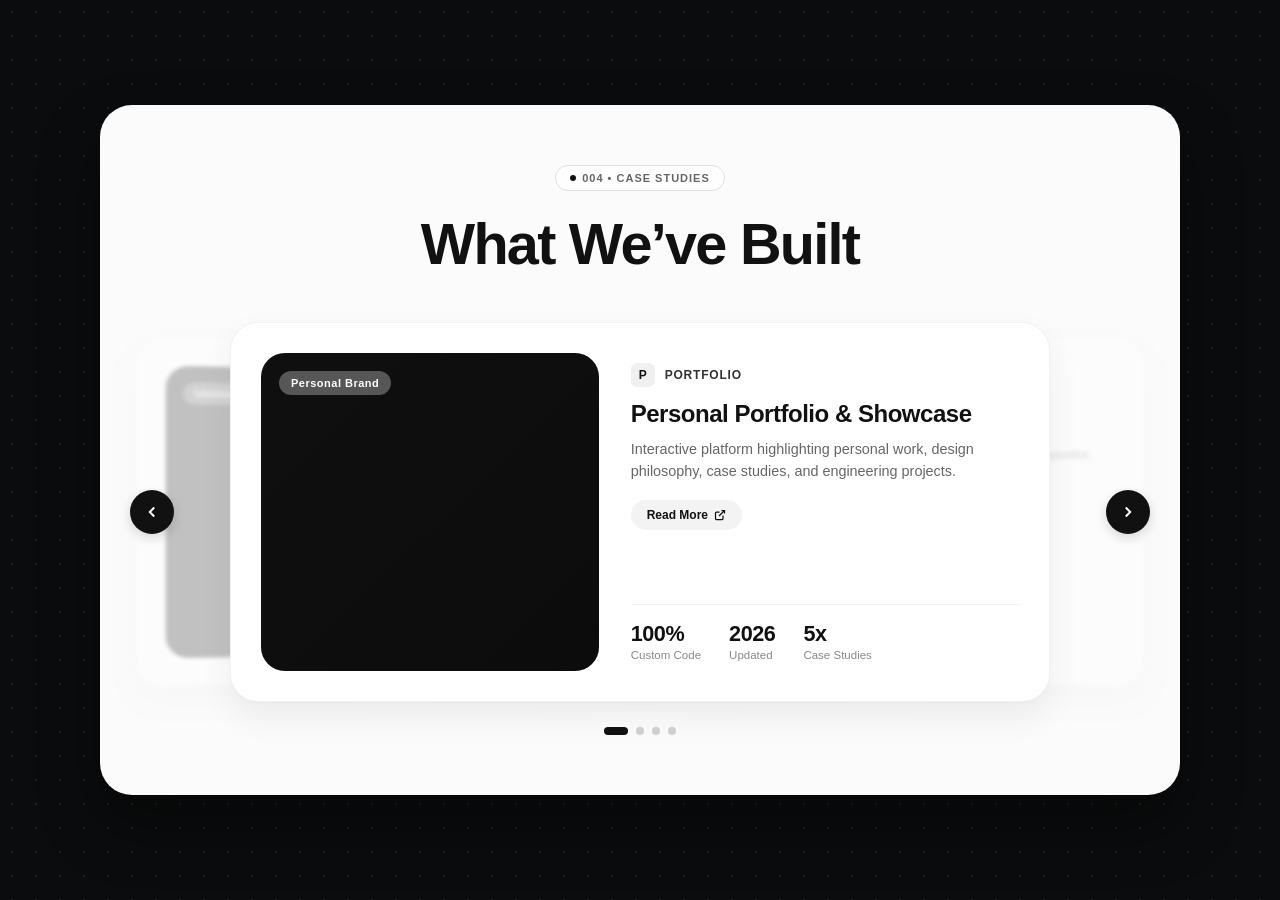
<file: index.html>
<!DOCTYPE html>
<html lang="en">
<head>
  <meta charset="UTF-8" />
  <meta name="viewport" content="width=device-width, initial-scale=1.0" />
  <title>Anor Mendonca — Showcase</title>
</head>
<style>
      :root {
      --bg: #0b0c0d;
      --card-white: #ffffff;
      --text-main: #111111;
      --text-muted: #666666;
      --text-light: #888888;
      --border-radius-lg: 32px;
      --border-radius-card: 28px;
      --border-radius-img: 24px;
    }
    
    * {
      box-sizing: border-box;
      margin: 0;
      padding: 0;
    }
    
    body {
      font-family: -apple-system, BlinkMacSystemFont, "SF Pro Display", "SF Pro Text", "Segoe UI", Roboto, Helvetica, Arial, sans-serif;
      background-color: var(--bg);
      background-image: radial-gradient(rgba(255, 255, 255, 0.08) 1px, transparent 0);
      background-size: 24px 24px;
      color: var(--text-main);
      min-height: 100vh;
      display: flex;
      align-items: center;
      justify-content: center;
      padding: 40px 20px;
      -webkit-font-smoothing: antialiased;
    }
    
    /* Outer Container Frame */
    .outer-frame {
      width: 100%;
      max-width: 1080px;
      background: #fbfbfb;
      border-radius: var(--border-radius-lg);
      padding: 60px 40px;
      box-shadow: 0 30px 60px rgba(0, 0, 0, 0.4);
      position: relative;
    }
    
    /* Top Pill Tag */
    .tag-container {
      display: flex;
      justify-content: center;
      margin-bottom: 20px;
    }
    
    .pill-tag {
      display: inline-flex;
      align-items: center;
      gap: 6px;
      font-size: 11px;
      letter-spacing: 1px;
      text-transform: uppercase;
      font-weight: 600;
      color: var(--text-muted);
      border: 1px solid #e0e0e0;
      padding: 6px 14px;
      border-radius: 20px;
      background: rgba(255, 255, 255, 0.8);
    }
    
    .pill-tag span.dot {
      width: 6px;
      height: 6px;
      background-color: #111;
      border-radius: 50%;
    }
    
    /* Main Title */
    .main-heading {
      font-size: clamp(2.2rem, 5vw, 3.6rem);
      font-weight: 600;
      text-align: center;
      letter-spacing: -0.03em;
      margin-bottom: 45px;
      color: var(--text-main);
    }
    
    /* Carousel Wrapper */
    .carousel-stage {
      position: relative;
      display: flex;
      align-items: center;
      justify-content: center;
      margin-bottom: 25px;
    }
    
    /* Navigation Arrows with Click Keyframe Animations */
    .nav-arrow {
      width: 44px;
      height: 44px;
      border-radius: 50%;
      background: #111;
      color: #fff;
      border: none;
      display: flex;
      align-items: center;
      justify-content: center;
      cursor: pointer;
      z-index: 10;
      transition: transform 0.2s ease, background 0.2s ease;
      position: absolute;
      top: 50%;
      transform: translateY(-50%);
      box-shadow: 0 4px 12px rgba(0, 0, 0, 0.15);
    }
    
    .nav-arrow:hover {
      background: #333;
    }
    
    .nav-arrow.prev { left: -10px; }
    .nav-arrow.next { right: -10px; }
    
    .nav-arrow.animate-prev {
      animation: pulsePrev 0.4s cubic-bezier(0.175, 0.885, 0.32, 1.275);
    }
    
    .nav-arrow.animate-next {
      animation: pulseNext 0.4s cubic-bezier(0.175, 0.885, 0.32, 1.275);
    }
    
    @keyframes pulsePrev {
      0% { transform: translateY(-50%) scale(1); }
      50% { transform: translateY(-50%) translateX(-10px) scale(1.2); }
      100% { transform: translateY(-50%) scale(1); }
    }
    
    @keyframes pulseNext {
      0% { transform: translateY(-50%) scale(1); }
      50% { transform: translateY(-50%) translateX(10px) scale(1.2); }
      100% { transform: translateY(-50%) scale(1); }
    }
    
    /* Deck Layout */
    .deck-container {
      width: 100%;
      max-width: 860px;
      height: 380px;
      position: relative;
      display: flex;
      justify-content: center;
      align-items: center;
      perspective: 1200px;
    }
    
    .project-card {
      position: absolute;
      width: 100%;
      max-width: 820px;
      height: 100%;
      background: var(--card-white);
      border-radius: var(--border-radius-card);
      padding: 30px;
      display: flex;
      gap: 32px;
      align-items: center;
      box-shadow: 0 15px 35px rgba(0, 0, 0, 0.06), 0 1px 3px rgba(0, 0, 0, 0.03);
      border: 1px solid rgba(0, 0, 0, 0.05);
      
      /* Smooth Slide and Rotation Transition */
      transition: transform 0.5s cubic-bezier(0.34, 1.56, 0.64, 1), 
                  opacity 0.4s ease, 
                  filter 0.4s ease;
      
      opacity: 0;
      pointer-events: none;
      transform: scale(0.8) translateY(30px);
    }
    
    .project-card.active {
      opacity: 1;
      pointer-events: auto;
      transform: scale(1) translateX(0) rotateY(0deg);
      z-index: 3;
    }
    
    /* Dynamic Directional Slide Transitions */
    .project-card.slide-next {
      animation: slideInRight 0.5s cubic-bezier(0.34, 1.56, 0.64, 1);
    }
    
    .project-card.slide-prev {
      animation: slideInLeft 0.5s cubic-bezier(0.34, 1.56, 0.64, 1);
    }
    
    @keyframes slideInRight {
      from { transform: translateX(80px) scale(0.9) rotateY(-12deg); opacity: 0; }
      to { transform: translateX(0) scale(1) rotateY(0deg); opacity: 1; }
    }
    
    @keyframes slideInLeft {
      from { transform: translateX(-80px) scale(0.9) rotateY(12deg); opacity: 0; }
      to { transform: translateX(0) scale(1) rotateY(0deg); opacity: 1; }
    }
    
    .project-card.prev-card {
      opacity: 0.25;
      transform: scale(0.88) translateX(-140px) rotateY(8deg);
      filter: blur(2px);
      z-index: 1;
    }
    
    .project-card.next-card {
      opacity: 0.25;
      transform: scale(0.88) translateX(140px) rotateY(-8deg);
      filter: blur(2px);
      z-index: 1;
    }
    
    /* Left Card Visual */
    .card-visual {
      flex: 1;
      height: 100%;
      border-radius: var(--border-radius-img);
      background: #111;
      overflow: hidden;
      position: relative;
      display: flex;
      align-items: center;
      justify-content: center;
      color: #fff;
    }
    
    .card-visual-bg {
      position: absolute;
      inset: 0;
      background-size: cover;
      background-position: center;
      transition: transform 0.6s cubic-bezier(0.16, 1, 0.3, 1);
    }
    
    .project-card:hover .card-visual-bg {
      transform: scale(1.06);
    }
    
    .visual-overlay {
      position: absolute;
      inset: 0;
      background: linear-gradient(135deg, rgba(0, 0, 0, 0.1) 0%, rgba(0, 0, 0, 0.3) 100%);
    }
    
    .visual-tag {
      position: absolute;
      top: 18px;
      left: 18px;
      background: rgba(255, 255, 255, 0.3);
      backdrop-filter: blur(10px);
      -webkit-backdrop-filter: blur(10px);
      color: #fff;
      padding: 6px 12px;
      border-radius: 12px;
      font-size: 11px;
      font-weight: 600;
      letter-spacing: 0.5px;
    }
    
    /* Right Card Details */
    .card-info {
      flex: 1.15;
      display: flex;
      flex-direction: column;
      justify-content: space-between;
      height: 100%;
      padding: 10px 0;
    }
    
    .card-header {
      display: flex;
      align-items: center;
      gap: 10px;
      margin-bottom: 12px;
    }
    
    .site-icon {
      width: 24px;
      height: 24px;
      border-radius: 6px;
      background: #f0f0f0;
      display: flex;
      align-items: center;
      justify-content: center;
      font-size: 12px;
      font-weight: bold;
    }
    
    .site-name {
      font-size: 12px;
      font-weight: 700;
      letter-spacing: 0.8px;
      text-transform: uppercase;
      color: #333;
    }
    
    .card-title {
      font-size: 1.5rem;
      font-weight: 600;
      line-height: 1.25;
      color: var(--text-main);
      margin-bottom: 10px;
      letter-spacing: -0.02em;
    }
    
    .card-desc {
      font-size: 0.9rem;
      line-height: 1.5;
      color: var(--text-muted);
      margin-bottom: 18px;
    }
    
    .link-btn {
      display: inline-flex;
      align-items: center;
      gap: 6px;
      font-size: 12px;
      font-weight: 600;
      color: var(--text-main);
      text-decoration: none;
      padding: 8px 16px;
      background: #f3f3f4;
      border-radius: 20px;
      width: fit-content;
      transition: background 0.2s, transform 0.2s;
    }
    
    .link-btn:hover {
      background: #e5e5e7;
      transform: translateX(2px);
    }
    
    /* Stat Metrics Bar */
    .card-stats {
      display: flex;
      gap: 28px;
      border-top: 1px solid #f0f0f0;
      padding-top: 16px;
      margin-top: auto;
    }
    
    .stat-item {
      display: flex;
      flex-direction: column;
    }
    
    .stat-value {
      font-size: 1.35rem;
      font-weight: 700;
      color: var(--text-main);
      letter-spacing: -0.02em;
    }
    
    .stat-label {
      font-size: 0.72rem;
      color: var(--text-light);
      margin-top: 2px;
      font-weight: 500;
    }
    
    /* Pagination Dots */
    .pagination-dots {
      display: flex;
      justify-content: center;
      gap: 8px;
      margin-top: 20px;
    }
    
    .dot {
      width: 8px;
      height: 8px;
      border-radius: 50%;
      background: #d0d0d5;
      cursor: pointer;
      transition: all 0.3s cubic-bezier(0.34, 1.56, 0.64, 1);
    }
    
    .dot.active {
      background: #111;
      width: 24px;
      border-radius: 4px;
    }
    
    @media (max-width: 768px) {
      .outer-frame { padding: 30px 15px; }
      .deck-container { height: 500px; }
      .project-card { flex-direction: column; padding: 20px; gap: 16px; }
      .card-visual { width: 100%; height: 170px; }
      .project-card.prev-card, .project-card.next-card { display: none; }
    }
</style>
<body>

  <div class="outer-frame">
    <!-- Category Pill -->
    <div class="tag-container">
      <div class="pill-tag">
        <span class="dot"></span>
        004 • Case Studies
      </div>
    </div>

    <!-- Main Title -->
    <h1 class="main-heading">What We’ve Built</h1>

    <!-- Carousel Section -->
    <div class="carousel-stage">
      <button class="nav-arrow prev" id="prevBtn" aria-label="Previous">
        <svg width="18" height="18" viewBox="0 0 24 24" fill="none" stroke="currentColor" stroke-width="2.5"><path d="M15 18l-6-6 6-6"/></svg>
      </button>

      <div class="deck-container" id="deck"></div>

      <button class="nav-arrow next" id="nextBtn" aria-label="Next">
        <svg width="18" height="18" viewBox="0 0 24 24" fill="none" stroke="currentColor" stroke-width="2.5"><path d="M9 18l6-6-6-6"/></svg>
      </button>
    </div>

    <!-- Pagination Dots -->
    <div class="pagination-dots" id="dotsContainer"></div>
  </div>

  <script>
        const projects = [
      {
        id: 'portfolio',
        name: 'PORTFOLIO',
        title: 'Personal Portfolio & Showcase',
        desc: 'Interactive platform highlighting personal work, design philosophy, case studies, and engineering projects.',
        url: 'https://anormendonca.github.io/portfolio',
        category: 'Personal Brand',
        image: 'https://i.pinimg.com/736x/20/a6/86/20a68668fbcc120d6d880ffb233b9473.jpg',
        stats: [
          { val: '100%', label: 'Custom Code' },
          { val: '2026', label: 'Updated' },
          { val: '5x', label: 'Case Studies' }
        ]
      },
      {
        id: 'games',
        name: 'GAMES HUB',
        title: 'Party & Multiplayer Suite',
        desc: 'A web suite for pass-and-play social games like Impostor, Mafia, and Fake Artist.',
        url: 'https://anormendonca.github.io/x/games.html',
        category: 'Gaming Platform',
        image: 'https://i.pinimg.com/736x/07/8c/4a/078c4a00bf42f8ef6122c79a3873fce9.jpg',
        stats: [
          { val: '3+', label: 'Games Built' },
          { val: 'Local', label: 'Pass & Play' },
          { val: '100%', label: 'Free' }
        ]
      },
      {
        id: 'fmhl',
        name: 'FMHL PLATFORM',
        title: 'Free Minecraft Hosting List',
        desc: 'Free Minecraft hosting list, MC totem, and MC skin creator.',
        url: 'https://anormendonca.github.io/x/minecraft.html',
        category: 'Minecraft Suite',
        image: 'https://i.pinimg.com/736x/be/67/c4/be67c41aaceb3854347b983fec91103f.jpg',
        stats: [
          { val: 'Realtime', label: 'Listings' },
          { val: 'Skin', label: 'Creator' },
          { val: 'Totem', label: 'Generator' }
        ]
      },
      {
        id: 'productivity',
        name: 'PRODUCTIVITY',
        title: 'Workflow & Focus Suite',
        desc: 'Minimalist suite of productivity tools, task trackers, and focus utilities designed for execution.',
        url: 'https://anormendonca.github.io/x/lockin.html',
        category: 'Utilities',
        image: 'https://i.pinimg.com/736x/78/81/a2/7881a2e6661cdf0a04e0feec569c00b6.jpg',
        stats: [
          { val: '+40%', label: 'Output' },
          { val: '0', label: 'Distractions' },
          { val: 'Offline', label: 'Ready' }
        ]
      }
    ];
    
    let currentIndex = 0;
    let lastDirection = 'next';
    
    const deck = document.getElementById('deck');
    const dotsContainer = document.getElementById('dotsContainer');
    const prevBtn = document.getElementById('prevBtn');
    const nextBtn = document.getElementById('nextBtn');
    
    function renderCards() {
      deck.innerHTML = '';
      dotsContainer.innerHTML = '';
    
      projects.forEach((proj, idx) => {
        const card = document.createElement('div');
        card.className = 'project-card';
        
        if (idx === currentIndex) {
          card.classList.add('active');
          card.classList.add(lastDirection === 'next' ? 'slide-next' : 'slide-prev');
        } else if (idx === (currentIndex - 1 + projects.length) % projects.length) {
          card.classList.add('prev-card');
        } else if (idx === (currentIndex + 1) % projects.length) {
          card.classList.add('next-card');
        }
    
        const statsHtml = proj.stats.map(s => `
          <div class="stat-item">
            <span class="stat-value">${s.val}</span>
            <span class="stat-label">${s.label}</span>
          </div>
        `).join('');
    
        card.innerHTML = `
          <div class="card-visual">
            <div class="card-visual-bg" style="background-image: url('${proj.image}');"></div>
            <div class="visual-overlay"></div>
            <div class="visual-tag">${proj.category}</div>
          </div>
          <div class="card-info">
            <div>
              <div class="card-header">
                <div class="site-icon">${proj.name.charAt(0)}</div>
                <div class="site-name">${proj.name}</div>
              </div>
              <h2 class="card-title">${proj.title}</h2>
              <p class="card-desc">${proj.desc}</p>
              <a href="${proj.url}" target="_blank" class="link-btn">
                Read More
                <svg width="12" height="12" viewBox="0 0 24 24" fill="none" stroke="currentColor" stroke-width="2.5"><path d="M18 13v6a2 2 0 0 1-2 2H5a2 2 0 0 1-2-2V8a2 2 0 0 1 2-2h6"></path><polyline points="15 3 21 3 21 9"></polyline><line x1="10" y1="14" x2="21" y2="3"></line></svg>
              </a>
            </div>
            <div class="card-stats">
              ${statsHtml}
            </div>
          </div>
        `;
    
        deck.appendChild(card);
    
        const dot = document.createElement('div');
        dot.className = `dot ${idx === currentIndex ? 'active' : ''}`;
        dot.addEventListener('click', () => goTo(idx));
        dotsContainer.appendChild(dot);
      });
    }
    
    function goTo(index) {
      lastDirection = index > currentIndex ? 'next' : 'prev';
      currentIndex = index;
      renderCards();
    }
    
    function triggerButtonAnimation(button, className) {
      button.classList.remove(className);
      void button.offsetWidth; // Trigger reflow
      button.classList.add(className);
      setTimeout(() => button.classList.remove(className), 400);
    }
    
    prevBtn.addEventListener('click', () => {
      lastDirection = 'prev';
      triggerButtonAnimation(prevBtn, 'animate-prev');
      currentIndex = (currentIndex - 1 + projects.length) % projects.length;
      renderCards();
    });
    
    nextBtn.addEventListener('click', () => {
      lastDirection = 'next';
      triggerButtonAnimation(nextBtn, 'animate-next');
      currentIndex = (currentIndex + 1) % projects.length;
      renderCards();
    });
    
    // Keyboard navigation support
    document.addEventListener('keydown', (e) => {
      if (e.key === 'ArrowLeft') prevBtn.click();
      if (e.key === 'ArrowRight') nextBtn.click();
    });
    
    renderCards();
  </script>
</body>
</html>
</file>
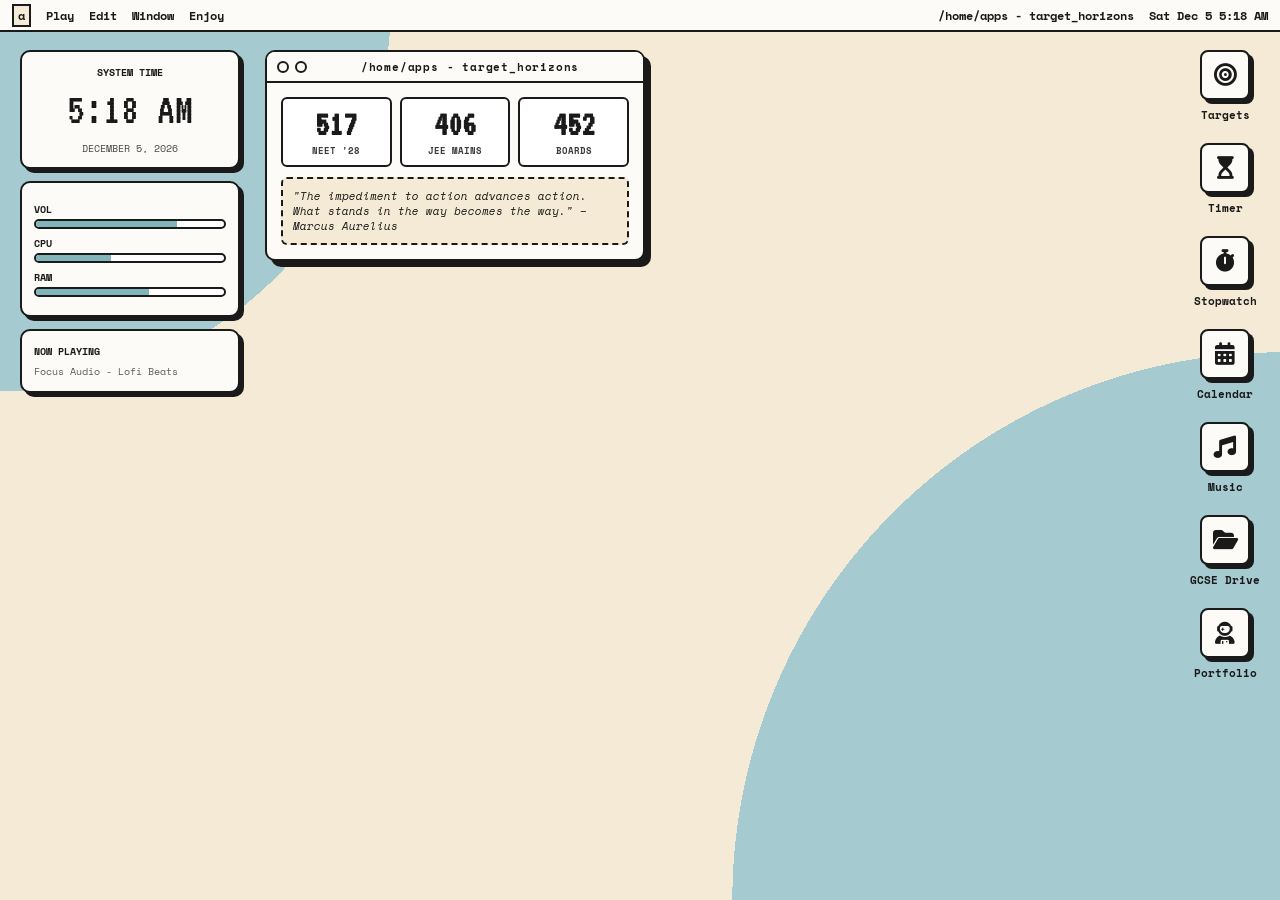
<file: lockin.html>
<!DOCTYPE html>
<html lang="en">
<head>
    <meta charset="UTF-8">
    <meta name="viewport" content="width=device-width, initial-scale=1.0">
    <title>/home/anor - desktop</title>
    <link href="https://fonts.googleapis.com/css2?family=Space+Mono:ital,wght@0,400;0,700;1,400&family=VT323&display=swap" rel="stylesheet">
    <link rel="stylesheet" href="https://cdnjs.cloudflare.com/ajax/libs/font-awesome/6.4.0/css/all.min.css">
    <style>
        :root {
            --bg-cream: #f4ead5;
            --bg-teal: #a5cbd1;
            --window-bg: #fdfbf7;
            --border-color: #1a1a1a;
            --accent-teal: #82b5ba;
            --text-main: #1a1a1a;
            --shadow: 4px 4px 0px #1a1a1a;
            --font-mono: 'Space Mono', monospace;
            --font-pixel: 'VT323', monospace;
        }

        * {
            margin: 0;
            padding: 0;
            box-sizing: border-box;
            user-select: none;
        }

        body {
            background-color: var(--bg-cream);
            background-image: 
                radial-gradient(circle at 100% 100%, var(--bg-teal) 0%, var(--bg-teal) 35%, transparent 35%),
                radial-gradient(circle at 0% 0%, var(--bg-teal) 0%, var(--bg-teal) 25%, transparent 25%);
            background-attachment: fixed;
            color: var(--text-main);
            font-family: var(--font-mono);
            height: 100vh;
            overflow: hidden;
            position: relative;
        }

        /* --- Top Menu Bar --- */
        .menu-bar {
            position: fixed;
            top: 0;
            left: 0;
            width: 100%;
            height: 32px;
            background: var(--window-bg);
            border-bottom: 2.5px solid var(--border-color);
            display: flex;
            justify-content: space-between;
            align-items: center;
            padding: 0 12px;
            font-size: 0.75rem;
            font-weight: 700;
            z-index: 9999;
        }

        .menu-left, .menu-right {
            display: flex;
            align-items: center;
            gap: 15px;
        }

        .menu-item {
            cursor: pointer;
            transition: opacity 0.2s;
        }
        .menu-item:hover { opacity: 0.6; }

        .app-logo-icon {
            border: 2px solid var(--border-color);
            padding: 1px 4px;
            font-weight: 800;
            background: var(--bg-cream);
        }

        /* --- Desktop Icons (Right Side) --- */
        .desktop-icons {
            position: fixed;
            right: 20px;
            top: 50px;
            display: flex;
            flex-direction: column;
            gap: 20px;
            z-index: 10;
        }

        .icon-btn {
            display: flex;
            flex-direction: column;
            align-items: center;
            gap: 6px;
            cursor: pointer;
            width: 70px;
            background: transparent;
            border: none;
            color: var(--text-main);
            font-family: var(--font-mono);
            font-size: 0.7rem;
            font-weight: 700;
        }

        .icon-box {
            width: 50px;
            height: 50px;
            background: var(--window-bg);
            border: 2.5px solid var(--border-color);
            box-shadow: var(--shadow);
            border-radius: 8px;
            display: flex;
            align-items: center;
            justify-content: center;
            font-size: 1.4rem;
            transition: transform 0.1s, box-shadow 0.1s;
        }

        .icon-btn:hover .icon-box {
            transform: translate(-2px, -2px);
            box-shadow: 6px 6px 0px var(--border-color);
            background: var(--accent-teal);
        }

        /* --- Left Fixed Panel --- */
        .widget-panel {
            position: fixed;
            left: 20px;
            top: 50px;
            width: 220px;
            display: flex;
            flex-direction: column;
            gap: 12px;
            z-index: 5;
        }

        .widget-card {
            background: var(--window-bg);
            border: 2.5px solid var(--border-color);
            box-shadow: var(--shadow);
            border-radius: 10px;
            padding: 12px;
        }

        .widget-clock {
            text-align: center;
        }

        .widget-time {
            font-family: var(--font-pixel);
            font-size: 2.8rem;
            line-height: 1;
            margin: 8px 0;
        }

        .stat-bar {
            margin: 6px 0;
            font-size: 0.65rem;
            font-weight: 700;
            text-transform: uppercase;
        }

        .bar-outer {
            height: 10px;
            border: 2px solid var(--border-color);
            border-radius: 5px;
            overflow: hidden;
            background: #fff;
            margin-top: 2px;
        }

        .bar-inner {
            height: 100%;
            background: var(--accent-teal);
        }

        /* --- Horizontal Timer Grid inside Draggable Window --- */
        .timers-row {
            display: flex;
            gap: 8px;
            margin-bottom: 10px;
        }

        .timer-box {
            flex: 1;
            background: #fff;
            border: 2px solid var(--border-color);
            border-radius: 6px;
            padding: 8px 4px;
            text-align: center;
        }

        .timer-box .number {
            display: block;
            font-family: var(--font-pixel);
            font-size: 2.2rem;
            line-height: 1;
            font-weight: 700;
            color: var(--text-main);
        }

        .timer-box .label {
            font-size: 0.58rem;
            font-weight: 700;
            text-transform: uppercase;
            opacity: 0.85;
            display: block;
            margin-top: 2px;
        }

        .motivation {
            font-size: 0.68rem;
            line-height: 1.35;
            background: var(--bg-cream);
            border: 2px dashed var(--border-color);
            padding: 10px;
            border-radius: 6px;
            font-style: italic;
        }

        /* --- Window System --- */
        .window {
            position: absolute;
            background: var(--window-bg);
            border: 2.5px solid var(--border-color);
            border-radius: 10px;
            box-shadow: 6px 6px 0px var(--border-color);
            min-width: 300px;
            display: none;
            flex-direction: column;
            overflow: hidden;
            z-index: 100;
        }

        .window.active {
            display: flex;
        }

        .window-header {
            background: var(--window-bg);
            border-bottom: 2.5px solid var(--border-color);
            padding: 6px 10px;
            display: flex;
            align-items: center;
            justify-content: space-between;
            cursor: move;
        }

        .window-controls {
            display: flex;
            gap: 6px;
        }

        .win-btn {
            width: 12px;
            height: 12px;
            border-radius: 50%;
            border: 2px solid var(--border-color);
            cursor: pointer;
            background: var(--window-bg);
        }

        .win-btn.close:hover { background: #ff5f56; }
        .win-btn.min:hover { background: #ffbd2e; }

        .window-title {
            font-size: 0.7rem;
            font-weight: 700;
            text-transform: lowercase;
            letter-spacing: 0.05rem;
        }

        .window-body {
            padding: 14px;
            flex: 1;
            overflow-y: auto;
            max-height: 70vh;
        }

        .btn-retro {
            background: var(--window-bg);
            border: 2px solid var(--border-color);
            padding: 6px 14px;
            font-family: var(--font-mono);
            font-size: 0.75rem;
            font-weight: 700;
            cursor: pointer;
            box-shadow: 2px 2px 0px var(--border-color);
            transition: all 0.1s;
        }

        .btn-retro:hover {
            transform: translate(-1px, -1px);
            box-shadow: 3px 3px 0px var(--border-color);
            background: var(--accent-teal);
        }

        .btn-retro:active {
            transform: translate(1px, 1px);
            box-shadow: 1px 1px 0px var(--border-color);
        }

        .input-retro {
            background: #fff;
            border: 2px solid var(--border-color);
            padding: 6px;
            font-family: var(--font-mono);
            font-weight: 700;
            text-align: center;
            width: 70px;
            outline: none;
        }

        .timer-display {
            font-family: var(--font-pixel);
            font-size: 4.5rem;
            text-align: center;
            margin: 10px 0;
        }

        .calendar-grid {
            display: grid;
            grid-template-columns: repeat(7, 1fr);
            border-top: 2px solid var(--border-color);
            border-left: 2px solid var(--border-color);
        }

        .cal-cell {
            border-right: 2px solid var(--border-color);
            border-bottom: 2px solid var(--border-color);
            min-height: 48px;
            padding: 4px;
            font-size: 0.65rem;
            cursor: pointer;
            background: #fff;
        }

        .cal-cell:hover { background: var(--bg-cream); }
        .cal-cell.today { background: var(--accent-teal); font-weight: 800; }

        .cal-header-cell {
            border-right: 2px solid var(--border-color);
            border-bottom: 2px solid var(--border-color);
            text-align: center;
            font-weight: 700;
            font-size: 0.65rem;
            padding: 4px;
            background: var(--bg-cream);
        }

        .cal-event {
            background: var(--border-color);
            color: #fff;
            font-size: 0.55rem;
            padding: 1px 3px;
            margin-top: 2px;
            border-radius: 2px;
            white-space: nowrap;
            overflow: hidden;
            text-overflow: ellipsis;
        }

        .lap-list {
            max-height: 100px;
            overflow-y: auto;
            margin-top: 10px;
            border-top: 2px solid var(--border-color);
            padding-top: 5px;
            font-size: 0.7rem;
        }
    </style>
</head>
<body>

    <!-- Top Menu Bar -->
    <div class="menu-bar">
        <div class="menu-left">
            <span class="app-logo-icon">a</span>
            <span class="menu-item">Play</span>
            <span class="menu-item">Edit</span>
            <span class="menu-item">Window</span>
            <span class="menu-item">Enjoy</span>
        </div>
        <div class="menu-right">
            <span id="active-win-title">/home/apps - target_horizons</span>
            <span id="top-bar-clock">Sat Oct 16 11:28 AM</span>
        </div>
    </div>

    <!-- Left Widget Panel -->
    <div class="widget-panel">
        <div class="widget-card widget-clock">
            <div style="font-size: 0.65rem; font-weight: 700;">SYSTEM TIME</div>
            <div class="widget-time" id="side-clock">11:28 AM</div>
            <div style="font-size: 0.6rem; opacity: 0.8;" id="side-date">OCTOBER 16, 2026</div>
        </div>

        <div class="widget-card">
            <div class="stat-bar">vol <div class="bar-outer"><div class="bar-inner" style="width: 75%;"></div></div></div>
            <div class="stat-bar">cpu <div class="bar-outer"><div class="bar-inner" style="width: 40%;"></div></div></div>
            <div class="stat-bar">ram <div class="bar-outer"><div class="bar-inner" style="width: 60%;"></div></div></div>
        </div>

        <div class="widget-card" style="font-size: 0.65rem;">
            <div style="font-weight: 700; margin-bottom: 4px;">NOW PLAYING</div>
            <div style="opacity: 0.7;">Focus Audio - Lofi Beats</div>
        </div>
    </div>

    <!-- Desktop Icons (Right Side Launchers) -->
    <div class="desktop-icons">
        <button class="icon-btn" onclick="openWindow('win-horizons')">
            <div class="icon-box"><i class="fa-solid fa-bullseye"></i></div>
            <span>Targets</span>
        </button>

        <button class="icon-btn" onclick="openWindow('win-timer')">
            <div class="icon-box"><i class="fa-solid fa-hourglass-start"></i></div>
            <span>Timer</span>
        </button>

        <button class="icon-btn" onclick="openWindow('win-stopwatch')">
            <div class="icon-box"><i class="fa-solid fa-stopwatch"></i></div>
            <span>Stopwatch</span>
        </button>

        <button class="icon-btn" onclick="openWindow('win-calendar')">
            <div class="icon-box"><i class="fa-solid fa-calendar-days"></i></div>
            <span>Calendar</span>
        </button>

        <button class="icon-btn" onclick="openWindow('win-spotify')">
            <div class="icon-box"><i class="fa-solid fa-music"></i></div>
            <span>Music</span>
        </button>

        <button class="icon-btn" onclick="window.open('https://drive.google.com/drive/folders/1pxtHUOgAenDyaFPaF6kgvqEw4yA_6lqf?usp=sharing', '_blank')">
            <div class="icon-box"><i class="fa-solid fa-folder-open"></i></div>
            <span>GCSE Drive</span>
        </button>

        <button class="icon-btn" onclick="window.open('https://anormendonca.github.io/portfolio', '_blank')">
            <div class="icon-box"><i class="fa-solid fa-user-astronaut"></i></div>
            <span>Portfolio</span>
        </button>
    </div>

    <!-- DRAGGABLE WINDOW: Target Horizons & Motivational Quotes (Starts Next To Clock) -->
    <div class="window active" id="win-horizons" style="top: 50px; left: 265px; width: 380px;">
        <div class="window-header">
            <div class="window-controls">
                <div class="win-btn close" onclick="closeWindow('win-horizons')"></div>
                <div class="win-btn min"></div>
            </div>
            <div class="window-title">/home/apps - target_horizons</div>
            <div></div>
        </div>
        <div class="window-body">
            <!-- 3 Timers Arranged Side-by-Side Horizontal Row -->
            <div class="timers-row">
                <div class="timer-box">
                    <span class="number" id="neet">--</span>
                    <span class="label">NEET '28</span>
                </div>
                <div class="timer-box">
                    <span class="number" id="jee">--</span>
                    <span class="label">JEE MAINS</span>
                </div>
                <div class="timer-box">
                    <span class="number" id="boards">--</span>
                    <span class="label">BOARDS</span>
                </div>
            </div>

            <!-- Motivational Quote Display Panel -->
            <div id="quoteDisplay" class="motivation">Loading...</div>
        </div>
    </div>

    <!-- WINDOW: Focus Timer -->
    <div class="window" id="win-timer" style="top: 160px; left: 300px; width: 360px;">
        <div class="window-header">
            <div class="window-controls">
                <div class="win-btn close" onclick="closeWindow('win-timer')"></div>
                <div class="win-btn min"></div>
            </div>
            <div class="window-title">/home/apps - focus_timer</div>
            <div></div>
        </div>
        <div class="window-body" style="text-align: center;">
            <div id="timer-setup">
                <div style="display: flex; gap: 10px; justify-content: center; align-items: center; margin-bottom: 15px;">
                    <input type="number" id="t-min" class="input-retro" value="25" min="0"> <span style="font-size:0.7rem;">MIN</span>
                    <input type="number" id="t-sec" class="input-retro" value="00" min="0" max="59"> <span style="font-size:0.7rem;">SEC</span>
                </div>
            </div>
            <div class="timer-display" id="timer-display">25:00</div>
            <div style="display: flex; gap: 10px; justify-content: center; margin-top: 15px;">
                <button class="btn-retro" id="timer-start-btn" onclick="startTimer()">START</button>
                <button class="btn-retro" onclick="resetTimer()">RESET</button>
            </div>
        </div>
    </div>

    <!-- WINDOW: Stopwatch -->
    <div class="window" id="win-stopwatch" style="top: 180px; left: 340px; width: 340px;">
        <div class="window-header">
            <div class="window-controls">
                <div class="win-btn close" onclick="closeWindow('win-stopwatch')"></div>
                <div class="win-btn min"></div>
            </div>
            <div class="window-title">/home/apps - stopwatch</div>
            <div></div>
        </div>
        <div class="window-body" style="text-align: center;">
            <div class="timer-display" id="sw-display">00:00<span id="sw-ms" style="font-size: 2rem;">.00</span></div>
            <div style="display: flex; gap: 8px; justify-content: center; margin-top: 10px;">
                <button class="btn-retro" id="sw-start-btn" onclick="toggleStopwatch()">START</button>
                <button class="btn-retro" onclick="lapStopwatch()">LAP</button>
                <button class="btn-retro" onclick="resetStopwatch()">RESET</button>
            </div>
            <div class="lap-list" id="sw-laps"></div>
        </div>
    </div>

    <!-- WINDOW: Calendar -->
    <div class="window" id="win-calendar" style="top: 100px; left: 320px; width: 480px;">
        <div class="window-header">
            <div class="window-controls">
                <div class="win-btn close" onclick="closeWindow('win-calendar')"></div>
                <div class="win-btn min"></div>
            </div>
            <div class="window-title">/home/apps - calendar</div>
            <div></div>
        </div>
        <div class="window-body">
            <div style="display: flex; justify-content: space-between; align-items: center; margin-bottom: 10px;">
                <button class="btn-retro" onclick="changeMonth(-1)">&lt;</button>
                <span id="cal-month-year" style="font-weight: 700; font-size: 0.85rem;">OCTOBER 2026</span>
                <button class="btn-retro" onclick="changeMonth(1)">&gt;</button>
            </div>
            <div class="calendar-grid" id="calendar-grid"></div>
        </div>
    </div>

    <!-- WINDOW: Spotify / Music -->
    <div class="window" id="win-spotify" style="top: 120px; left: 350px; width: 420px;">
        <div class="window-header">
            <div class="window-controls">
                <div class="win-btn close" onclick="closeWindow('win-spotify')"></div>
                <div class="win-btn min"></div>
            </div>
            <div class="window-title">/home/fun - audio_player</div>
            <div></div>
        </div>
        <div class="window-body" style="padding: 0;">
            <iframe style="border-radius: 0; display: block;" src="https://open.spotify.com/embed/playlist/2ZqCkf2cWWFbB6ORZnmUlt?utm_source=generator&theme=0" width="100%" height="352" frameBorder="0" allow="autoplay; clipboard-write; encrypted-media; fullscreen; picture-in-picture" loading="lazy"></iframe>
        </div>
    </div>

    <script>
        // --- QUOTES & HORIZON LOGIC ---
        const quotes = [
            '"If God sends you many sufferings, it is a sign that He has great plans for you." – St. Ignatius',
            '"We know that suffering produces perseverance; character; and hope." – Romans 5:3',
            '"The impediment to action advances action. What stands in the way becomes the way." – Marcus Aurelius',
            '"Pray as though everything depended on God. Work as though everything depended on you." – St. Augustine'
        ];
        
        document.getElementById('quoteDisplay').innerText = quotes[Math.floor(Math.random() * quotes.length)];

        function updateCountdowns() {
            const todayTime = new Date().getTime();
            const calcDays = (t) => Math.max(0, Math.ceil((new Date(t).getTime() - todayTime) / 86400000));
            
            document.getElementById('neet').innerText = calcDays('May 5, 2028');
            document.getElementById('jee').innerText = calcDays('Jan 15, 2028');
            document.getElementById('boards').innerText = calcDays('Mar 1, 2028');
        }
        updateCountdowns();

        // --- WINDOW DRAGGING SYSTEM ---
        let topZIndex = 100;

        function makeDraggable(win) {
            const header = win.querySelector('.window-header');
            let pos1 = 0, pos2 = 0, pos3 = 0, pos4 = 0;

            header.onmousedown = (e) => {
                e.preventDefault();
                topZIndex++;
                win.style.zIndex = topZIndex;
                document.getElementById('active-win-title').textContent = win.querySelector('.window-title').textContent;

                pos3 = e.clientX;
                pos4 = e.clientY;
                document.onmouseup = () => {
                    document.onmouseup = null;
                    document.onmousemove = null;
                };
                document.onmousemove = (e) => {
                    e.preventDefault();
                    pos1 = pos3 - e.clientX;
                    pos2 = pos4 - e.clientY;
                    pos3 = e.clientX;
                    pos4 = e.clientY;
                    win.style.top = (win.offsetTop - pos2) + "px";
                    win.style.left = (win.offsetLeft - pos1) + "px";
                };
            };

            win.addEventListener('mousedown', () => {
                topZIndex++;
                win.style.zIndex = topZIndex;
                document.getElementById('active-win-title').textContent = win.querySelector('.window-title').textContent;
            });
        }

        document.querySelectorAll('.window').forEach(makeDraggable);

        function openWindow(id) {
            const win = document.getElementById(id);
            win.classList.add('active');
            topZIndex++;
            win.style.zIndex = topZIndex;
            document.getElementById('active-win-title').textContent = win.querySelector('.window-title').textContent;
        }

        function closeWindow(id) {
            document.getElementById(id).classList.remove('active');
        }

        // --- CLOCK MANAGEMENT ---
        function updateClocks() {
            const now = new Date();
            let hours = now.getHours();
            const minutes = now.getMinutes().toString().padStart(2, '0');
            const ampm = hours >= 12 ? 'PM' : 'AM';
            hours = hours % 12 || 12;

            const timeStr = `${hours}:${minutes} ${ampm}`;
            const days = ['Sun', 'Mon', 'Tue', 'Wed', 'Thu', 'Fri', 'Sat'];
            const months = ['Jan', 'Feb', 'Mar', 'Apr', 'May', 'Jun', 'Jul', 'Aug', 'Sep', 'Oct', 'Nov', 'Dec'];
            
            const topStr = `${days[now.getDay()]} ${months[now.getMonth()]} ${now.getDate()} ${timeStr}`;
            
            document.getElementById('top-bar-clock').textContent = topStr;
            document.getElementById('side-clock').textContent = timeStr;
            document.getElementById('side-date').textContent = now.toLocaleDateString('en-US', { month: 'long', day: 'numeric', year: 'numeric' }).toUpperCase();
        }
        setInterval(updateClocks, 1000);
        updateClocks();

        // --- TIMER APP ---
        let timerInt, totalSec = 0, isTimerRunning = false;

        function startTimer() {
            const display = document.getElementById('timer-display');
            const btn = document.getElementById('timer-start-btn');

            if (!isTimerRunning) {
                if (totalSec === 0) {
                    const m = parseInt(document.getElementById('t-min').value) || 0;
                    const s = parseInt(document.getElementById('t-sec').value) || 0;
                    totalSec = m * 60 + s;
                }
                if (totalSec <= 0) return;

                isTimerRunning = true;
                btn.textContent = 'PAUSE';

                timerInt = setInterval(() => {
                    if (totalSec <= 0) {
                        clearInterval(timerInt);
                        isTimerRunning = false;
                        btn.textContent = 'START';
                        display.textContent = "00:00";
                    } else {
                        totalSec--;
                        const tm = Math.floor(totalSec / 60).toString().padStart(2, '0');
                        const ts = (totalSec % 60).toString().padStart(2, '0');
                        display.textContent = `${tm}:${ts}`;
                    }
                }, 1000);
            } else {
                clearInterval(timerInt);
                isTimerRunning = false;
                btn.textContent = 'RESUME';
            }
        }

        function resetTimer() {
            clearInterval(timerInt);
            isTimerRunning = false;
            totalSec = 0;
            document.getElementById('timer-start-btn').textContent = 'START';
            document.getElementById('timer-display').textContent = '25:00';
        }

        // --- STOPWATCH APP ---
        let swInt, swTime = 0, swRunning = false;

        function toggleStopwatch() {
            const btn = document.getElementById('sw-start-btn');
            if (!swRunning) {
                swRunning = true;
                btn.textContent = 'STOP';
                const startT = Date.now() - swTime;
                swInt = setInterval(() => {
                    swTime = Date.now() - startT;
                    const date = new Date(swTime);
                    const m = date.getUTCMinutes().toString().padStart(2, '0');
                    const s = date.getUTCSeconds().toString().padStart(2, '0');
                    const ms = Math.floor(date.getUTCMilliseconds() / 10).toString().padStart(2, '0');
                    document.getElementById('sw-display').childNodes[0].nodeValue = `${m}:${s}`;
                    document.getElementById('sw-ms').textContent = `.${ms}`;
                }, 10);
            } else {
                swRunning = false;
                btn.textContent = 'START';
                clearInterval(swInt);
            }
        }

        function resetStopwatch() {
            swRunning = false;
            clearInterval(swInt);
            swTime = 0;
            document.getElementById('sw-display').childNodes[0].nodeValue = "00:00";
            document.getElementById('sw-ms').textContent = ".00";
            document.getElementById('sw-start-btn').textContent = "START";
            document.getElementById('sw-laps').innerHTML = "";
        }

        function lapStopwatch() {
            if (swRunning) {
                const text = document.getElementById('sw-display').textContent;
                const div = document.createElement('div');
                div.style.display = 'flex';
                div.style.justifyContent = 'space-between';
                div.innerHTML = `<span>LAP</span><span>${text}</span>`;
                document.getElementById('sw-laps').prepend(div);
            }
        }

        // --- CALENDAR APP ---
        let events = JSON.parse(localStorage.getItem('desktop_events')) || {};
        let currentDate = new Date();
        let currentMonth = currentDate.getMonth();
        let currentYear = currentDate.getFullYear();

        function renderCalendar() {
            const monthNames = ["JANUARY", "FEBRUARY", "MARCH", "APRIL", "MAY", "JUNE", "JULY", "AUGUST", "SEPTEMBER", "OCTOBER", "NOVEMBER", "DECEMBER"];
            document.getElementById('cal-month-year').textContent = `${monthNames[currentMonth]} ${currentYear}`;
            
            const grid = document.getElementById('calendar-grid');
            grid.innerHTML = '';

            const days = ["S", "M", "T", "W", "T", "F", "S"];
            days.forEach(d => {
                const cell = document.createElement('div');
                cell.className = 'cal-header-cell';
                cell.textContent = d;
                grid.appendChild(cell);
            });

            const firstDay = new Date(currentYear, currentMonth, 1).getDay();
            const daysInMonth = new Date(currentYear, currentMonth + 1, 0).getDate();
            const today = new Date();

            for (let i = 0; i < firstDay; i++) {
                const empty = document.createElement('div');
                empty.className = 'cal-cell';
                grid.appendChild(empty);
            }

            for (let d = 1; d <= daysInMonth; d++) {
                const cell = document.createElement('div');
                cell.className = 'cal-cell';
                if (d === today.getDate() && currentMonth === today.getMonth() && currentYear === today.getFullYear()) {
                    cell.classList.add('today');
                }

                cell.innerHTML = `<div>${d}</div>`;
                const dateId = `${currentYear}-${currentMonth}-${d}`;

                if (events[dateId]) {
                    events[dateId].forEach((ev, idx) => {
                        const evDiv = document.createElement('div');
                        evDiv.className = 'cal-event';
                        evDiv.textContent = ev;
                        evDiv.onclick = (e) => {
                            e.stopPropagation();
                            if(confirm(`Delete "${ev}"?`)) {
                                events[dateId].splice(idx, 1);
                                localStorage.setItem('desktop_events', JSON.stringify(events));
                                renderCalendar();
                            }
                        };
                        cell.appendChild(evDiv);
                    });
                }

                cell.onclick = () => {
                    const task = prompt("New event:");
                    if (task) {
                        if (!events[dateId]) events[dateId] = [];
                        events[dateId].push(task);
                        localStorage.setItem('desktop_events', JSON.stringify(events));
                        renderCalendar();
                    }
                };

                grid.appendChild(cell);
            }
        }

        function changeMonth(dir) {
            currentMonth += dir;
            if (currentMonth > 11) { currentMonth = 0; currentYear++; }
            if (currentMonth < 0) { currentMonth = 11; currentYear--; }
            renderCalendar();
        }

        renderCalendar();
    </script>
</body>
</html>
</file>
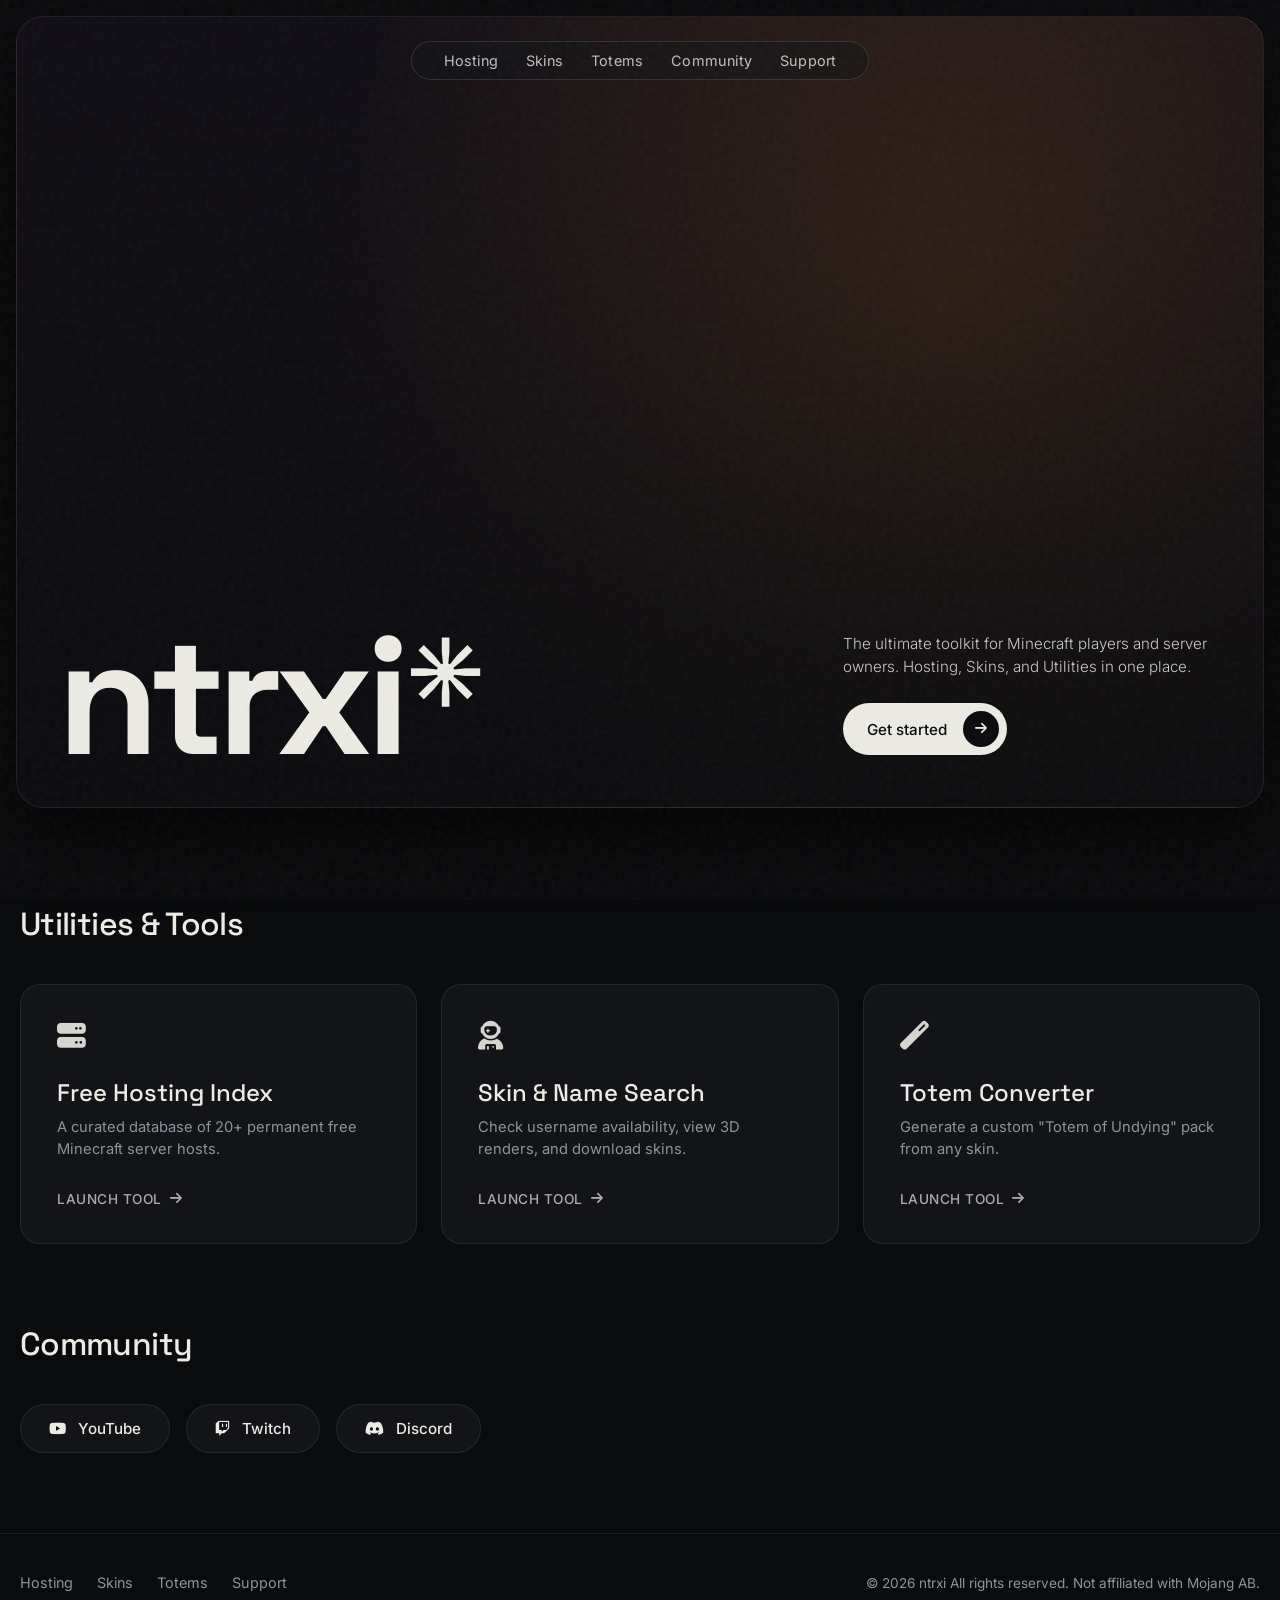
<file: minecraft.html>
<!DOCTYPE html>
<html lang="en">
<head>
    <meta charset="UTF-8">
    <meta name="viewport" content="width=device-width, initial-scale=1.0">
    <title>ntrxi - The Ultimate Minecraft Hub</title>
    <!-- Fonts & Icons -->
    <link rel="preconnect" href="https://fonts.googleapis.com">
    <link rel="preconnect" href="https://fonts.gstatic.com" crossorigin>
    <link href="https://fonts.googleapis.com/css2?family=Inter:wght@300;400;500;600&family=Space+Grotesk:wght@500;700&display=swap" rel="stylesheet">
    <link rel="stylesheet" href="https://cdnjs.cloudflare.com/ajax/libs/font-awesome/6.4.0/css/all.min.css">
    
    <style>
        :root {
            --bg-dark: #0a0b0d;
            --surface-card: #121418;
            --border-color: rgba(255, 255, 255, 0.08);
            --text-main: #ecebe4;
            --text-muted: #8e939d;
            --accent-pill: #ecebe4;
            --accent-pill-text: #0a0b0d;
            --font-display: 'Space Grotesk', -apple-system, sans-serif;
            --font-body: 'Inter', -apple-system, sans-serif;
        }

        * {
            box-sizing: border-box;
            margin: 0;
            padding: 0;
        }

        body {
            background-color: var(--bg-dark);
            color: var(--text-main);
            font-family: var(--font-body);
            min-height: 100vh;
            display: flex;
            flex-direction: column;
            overflow-x: hidden;
            -webkit-font-smoothing: antialiased;
        }

        /* --- NOISE OVERLAY --- */
        .grain-overlay {
            position: fixed;
            top: 0; left: 0; right: 0; bottom: 0;
            width: 100%; height: 100%;
            pointer-events: none;
            z-index: 99;
            opacity: 0.04;
            background: url("data:image/svg+xml,%3Csvg viewBox='0 0 200 200' xmlns='http://www.w3.org/2000/svg'%3E%3Cfilter id='noiseFilter'%3E%3CfeTurbulence type='fractalNoise' baseFrequency='0.8' numOctaves='3' stitchTiles='stitch'/%3E%3C/filter%3E%3Crect width='100%25' height='100%25' filter='url(%23noiseFilter)'/%3E%3C/svg%3E");
        }

        /* --- HERO CONTAINER (HELIOUS FRAME) --- */
        .hero-section {
            padding: 16px;
            width: 100%;
            max-width: 1440px;
            margin: 0 auto;
        }

        .hero-card {
            position: relative;
            width: 100%;
            height: 88vh;
            min-height: 600px;
            border-radius: 28px;
            overflow: hidden;
            display: flex;
            flex-direction: column;
            justify-content: space-between;
            padding: 24px 40px 40px 40px;
            border: 1px solid var(--border-color);
            background: 
                linear-gradient(180deg, rgba(10, 11, 13, 0.2) 0%, rgba(10, 11, 13, 0.85) 100%),
                radial-gradient(circle at 75% 35%, rgba(190, 110, 60, 0.35) 0%, rgba(20, 15, 25, 0.9) 60%),
                url('https://images.unsplash.com/photo-1518709268805-4e9042af9f23?q=80&w=2000&auto=format&fit=crop') center/cover no-repeat;
            box-shadow: 0 30px 60px rgba(0, 0, 0, 0.6);
        }

        /* FLOATING NAV BAR */
        .nav-wrapper {
            width: 100%;
            display: flex;
            justify-content: center;
            z-index: 10;
        }

        .nav-pill {
            display: flex;
            align-items: center;
            gap: 28px;
            padding: 10px 32px;
            border-radius: 999px;
            background: rgba(18, 20, 24, 0.5);
            backdrop-filter: blur(16px);
            -webkit-backdrop-filter: blur(16px);
            border: 1px solid rgba(255, 255, 255, 0.12);
        }

        .nav-pill a {
            color: var(--text-main);
            text-decoration: none;
            font-size: 0.9rem;
            font-weight: 400;
            letter-spacing: 0.2px;
            opacity: 0.8;
            transition: opacity 0.2s ease, transform 0.2s ease;
        }

        .nav-pill a:hover {
            opacity: 1;
            transform: translateY(-1px);
        }

        /* HERO BOTTOM CONTENT */
        .hero-bottom {
            display: grid;
            grid-template-columns: 1fr auto;
            align-items: flex-end;
            gap: 40px;
            z-index: 5;
        }

        .brand-heading {
            font-family: var(--font-display);
            font-size: clamp(4.5rem, 13vw, 12rem);
            font-weight: 700;
            line-height: 0.85;
            letter-spacing: -0.05em;
            color: var(--text-main);
            margin: 0;
            user-select: none;
        }

        .brand-heading span {
            font-weight: 300;
            margin-left: 2px;
            display: inline-block;
        }

        .hero-side {
            max-width: 380px;
            display: flex;
            flex-direction: column;
            gap: 24px;
            margin-bottom: 12px;
        }

        .hero-side p {
            color: var(--text-main);
            font-size: 0.95rem;
            line-height: 1.5;
            opacity: 0.85;
            font-weight: 300;
        }

        .cta-pill {
            display: inline-flex;
            align-items: center;
            justify-content: space-between;
            gap: 16px;
            background-color: var(--accent-pill);
            color: var(--accent-pill-text);
            padding: 8px 8px 8px 24px;
            border-radius: 999px;
            text-decoration: none;
            font-weight: 500;
            font-size: 0.95rem;
            transition: all 0.3s cubic-bezier(0.16, 1, 0.3, 1);
            width: fit-content;
        }

        .cta-pill .icon-circle {
            width: 36px;
            height: 36px;
            border-radius: 50%;
            background-color: var(--accent-pill-text);
            color: var(--accent-pill);
            display: flex;
            align-items: center;
            justify-content: center;
            font-size: 0.85rem;
            transition: transform 0.3s ease;
        }

        .cta-pill:hover {
            transform: translateY(-2px);
            box-shadow: 0 10px 20px rgba(0,0,0,0.3);
        }

        .cta-pill:hover .icon-circle {
            transform: translateX(3px);
        }

        /* --- SECTION STYLES --- */
        .content-container {
            max-width: 1440px;
            margin: 0 auto;
            padding: 80px 20px;
            width: 100%;
        }

        .section-header {
            margin-bottom: 40px;
        }

        .section-header h2 {
            font-family: var(--font-display);
            font-size: 2rem;
            letter-spacing: -0.02em;
            font-weight: 500;
        }

        /* --- TOOLS GRID --- */
        .tools-grid {
            display: grid;
            grid-template-columns: repeat(auto-fit, minmax(320px, 1fr));
            gap: 24px;
        }

        .tool-card {
            background: var(--surface-card);
            border: 1px solid var(--border-color);
            border-radius: 20px;
            padding: 36px;
            text-decoration: none;
            color: var(--text-main);
            display: flex;
            flex-direction: column;
            justify-content: space-between;
            min-height: 260px;
            transition: all 0.3s cubic-bezier(0.16, 1, 0.3, 1);
            position: relative;
            overflow: hidden;
        }

        .tool-card:hover {
            border-color: rgba(255, 255, 255, 0.25);
            transform: translateY(-4px);
            background: #171a20;
        }

        .tool-top {
            display: flex;
            justify-content: space-between;
            align-items: flex-start;
        }

        .tool-icon {
            font-size: 1.8rem;
            color: var(--text-main);
            opacity: 0.9;
        }

        .tool-card h3 {
            font-family: var(--font-display);
            font-size: 1.5rem;
            margin-top: 20px;
            margin-bottom: 8px;
            font-weight: 500;
        }

        .tool-card p {
            color: var(--text-muted);
            font-size: 0.92rem;
            line-height: 1.5;
        }

        .tool-bottom {
            margin-top: 24px;
            display: flex;
            align-items: center;
            gap: 8px;
            font-size: 0.85rem;
            font-weight: 500;
            color: var(--text-main);
            letter-spacing: 0.5px;
            text-transform: uppercase;
            opacity: 0.7;
            transition: opacity 0.3s ease;
        }

        .tool-card:hover .tool-bottom {
            opacity: 1;
        }

        /* --- SOCIALS SECTION --- */
        .socials-wrapper {
            display: flex;
            gap: 16px;
            flex-wrap: wrap;
        }

        .social-pill {
            display: inline-flex;
            align-items: center;
            gap: 12px;
            padding: 14px 28px;
            border-radius: 999px;
            background: var(--surface-card);
            border: 1px solid var(--border-color);
            color: var(--text-main);
            text-decoration: none;
            font-size: 0.95rem;
            font-weight: 500;
            transition: all 0.3s ease;
        }

        .social-pill:hover {
            border-color: rgba(255, 255, 255, 0.3);
            transform: translateY(-2px);
            background: #171a20;
        }

        /* --- FOOTER --- */
        footer {
            margin-top: auto;
            border-top: 1px solid var(--border-color);
            padding: 40px 20px;
            background: var(--bg-dark);
        }

        .footer-inner {
            max-width: 1440px;
            margin: 0 auto;
            display: flex;
            justify-content: space-between;
            align-items: center;
            flex-wrap: wrap;
            gap: 20px;
        }

        .footer-links {
            display: flex;
            gap: 24px;
        }

        .footer-links a {
            color: var(--text-muted);
            text-decoration: none;
            font-size: 0.9rem;
            transition: color 0.2s ease;
        }

        .footer-links a:hover {
            color: var(--text-main);
        }

        .copyright {
            color: var(--text-muted);
            font-size: 0.85rem;
        }

        /* RESPONSIVE DESIGN */
        @media (max-width: 900px) {
            .hero-card {
                padding: 20px;
                height: auto;
                min-height: 80vh;
            }
            .nav-pill {
                gap: 16px;
                padding: 8px 20px;
                font-size: 0.85rem;
            }
            .hero-bottom {
                grid-template-columns: 1fr;
                gap: 24px;
            }
            .brand-heading {
                font-size: clamp(3.5rem, 18vw, 7rem);
            }
        }
    </style>
</head>
<body>

    <div class="grain-overlay"></div>

    <!-- HERO SECTION -->
    <header class="hero-section">
        <div class="hero-card">
            
            <!-- Floating Navigation -->
            <div class="nav-wrapper">
                <nav class="nav-pill">
                    <a href="https://anormendonca.github.io/x/minecraft/hosting.html">Hosting</a>
                    <a href="https://anormendonca.github.io/x/minecraft/mcskin.html">Skins</a>
                    <a href="https://anormendonca.github.io/x/minecraft/mctotem.html">Totems</a>
                    <a href="#community">Community</a>
                    <a href="https://discord.com/invite/b67X2Gdkw7/" target="_blank">Support</a>
                </nav>
            </div>

            <!-- Hero Bottom Row -->
            <div class="hero-bottom">
                <h1 class="brand-heading">ntrxi<span>*</span></h1>
                
                <div class="hero-side">
                    <p>The ultimate toolkit for Minecraft players and server owners. Hosting, Skins, and Utilities in one place.</p>
                    <a href="#tools" class="cta-pill">
                        <span>Get started</span>
                        <div class="icon-circle"><i class="fas fa-arrow-right"></i></div>
                    </a>
                </div>
            </div>

        </div>
    </header>

    <!-- TOOLS SECTION -->
    <main class="content-container" id="tools">
        <div class="section-header">
            <h2>Utilities & Tools</h2>
        </div>

        <div class="tools-grid">
            <a href="hosting.html" class="tool-card">
                <div class="tool-top">
                    <i class="fas fa-server tool-icon"></i>
                </div>
                <div>
                    <h3>Free Hosting Index</h3>
                    <p>A curated database of 20+ permanent free Minecraft server hosts.</p>
                </div>
                <div class="tool-bottom">
                    <span>Launch Tool</span>
                    <i class="fas fa-arrow-right"></i>
                </div>
            </a>

            <a href="skins.html" class="tool-card">
                <div class="tool-top">
                    <i class="fas fa-user-astronaut tool-icon"></i>
                </div>
                <div>
                    <h3>Skin & Name Search</h3>
                    <p>Check username availability, view 3D renders, and download skins.</p>
                </div>
                <div class="tool-bottom">
                    <span>Launch Tool</span>
                    <i class="fas fa-arrow-right"></i>
                </div>
            </a>

            <a href="totem.html" class="tool-card">
                <div class="tool-top">
                    <i class="fas fa-magic tool-icon"></i>
                </div>
                <div>
                    <h3>Totem Converter</h3>
                    <p>Generate a custom "Totem of Undying" pack from any skin.</p>
                </div>
                <div class="tool-bottom">
                    <span>Launch Tool</span>
                    <i class="fas fa-arrow-right"></i>
                </div>
            </a>
        </div>
    </main>

    <!-- COMMUNITY SECTION -->
    <section class="content-container" id="community" style="padding-top: 0;">
        <div class="section-header">
            <h2>Community</h2>
        </div>
        <div class="socials-wrapper">
            <a href="https://www.youtube.com/@ntrxi/" target="_blank" class="social-pill">
                <i class="fab fa-youtube"></i> YouTube
            </a>
            <a href="https://www.twitch.tv/ntrxi/" target="_blank" class="social-pill">
                <i class="fab fa-twitch"></i> Twitch
            </a>
            <a href="http://discord.gg/b67X2Gdkw7/" target="_blank" class="social-pill">
                <i class="fab fa-discord"></i> Discord
            </a>
        </div>
    </section>

    <!-- FOOTER -->
    <footer>
        <div class="footer-inner">
            <div class="footer-links">
                <a href="https://anormendonca.github.io/x/minecraft/hosting.html">Hosting</a>
                <a href="https://anormendonca.github.io/x/minecraft/mcskin.html">Skins</a>
                <a href="https://anormendonca.github.io/x/minecraft/mctotem.html">Totems</a>
                <a href="https://discord.com/invite/b67X2Gdkw7/" target="_blank">Support</a>
            </div>
            <div class="copyright">
                &copy; 2026 ntrxi All rights reserved. Not affiliated with Mojang AB.
            </div>
        </div>
    </footer>

</body>
</html>
</file>
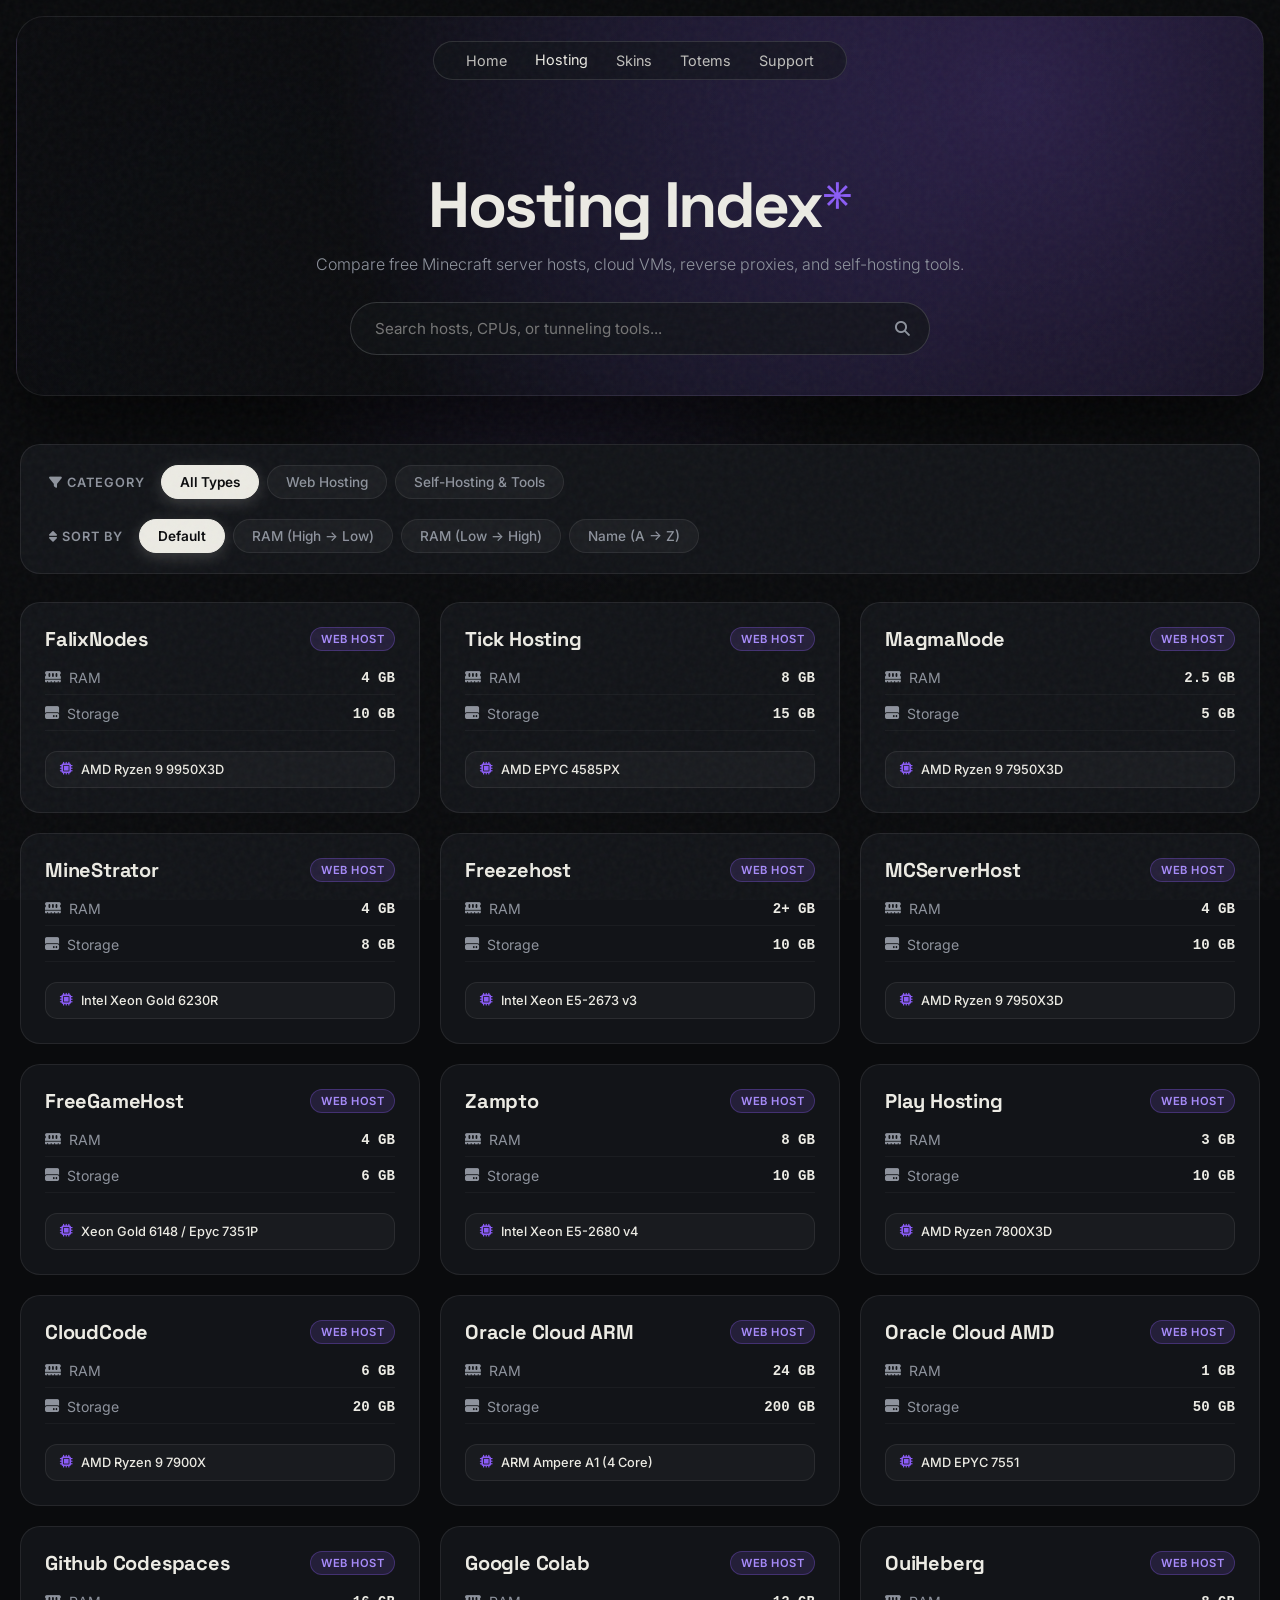
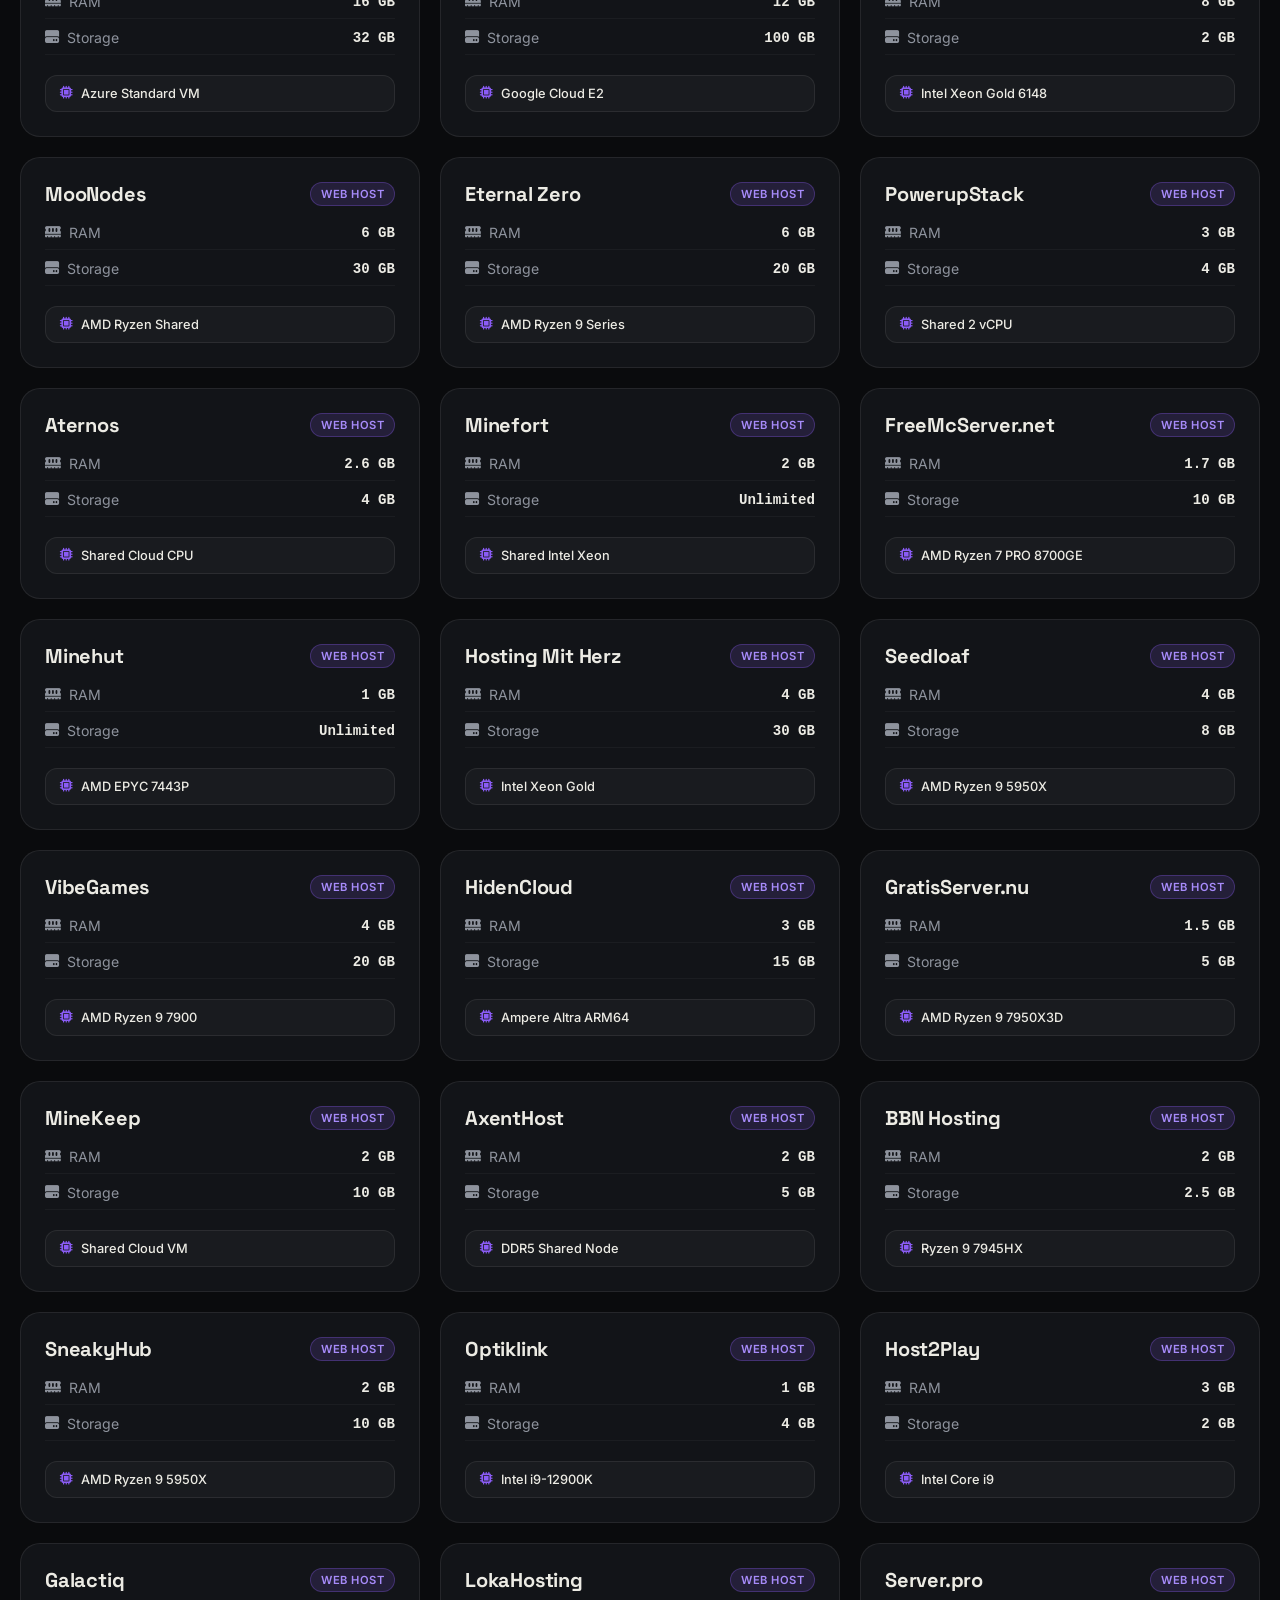
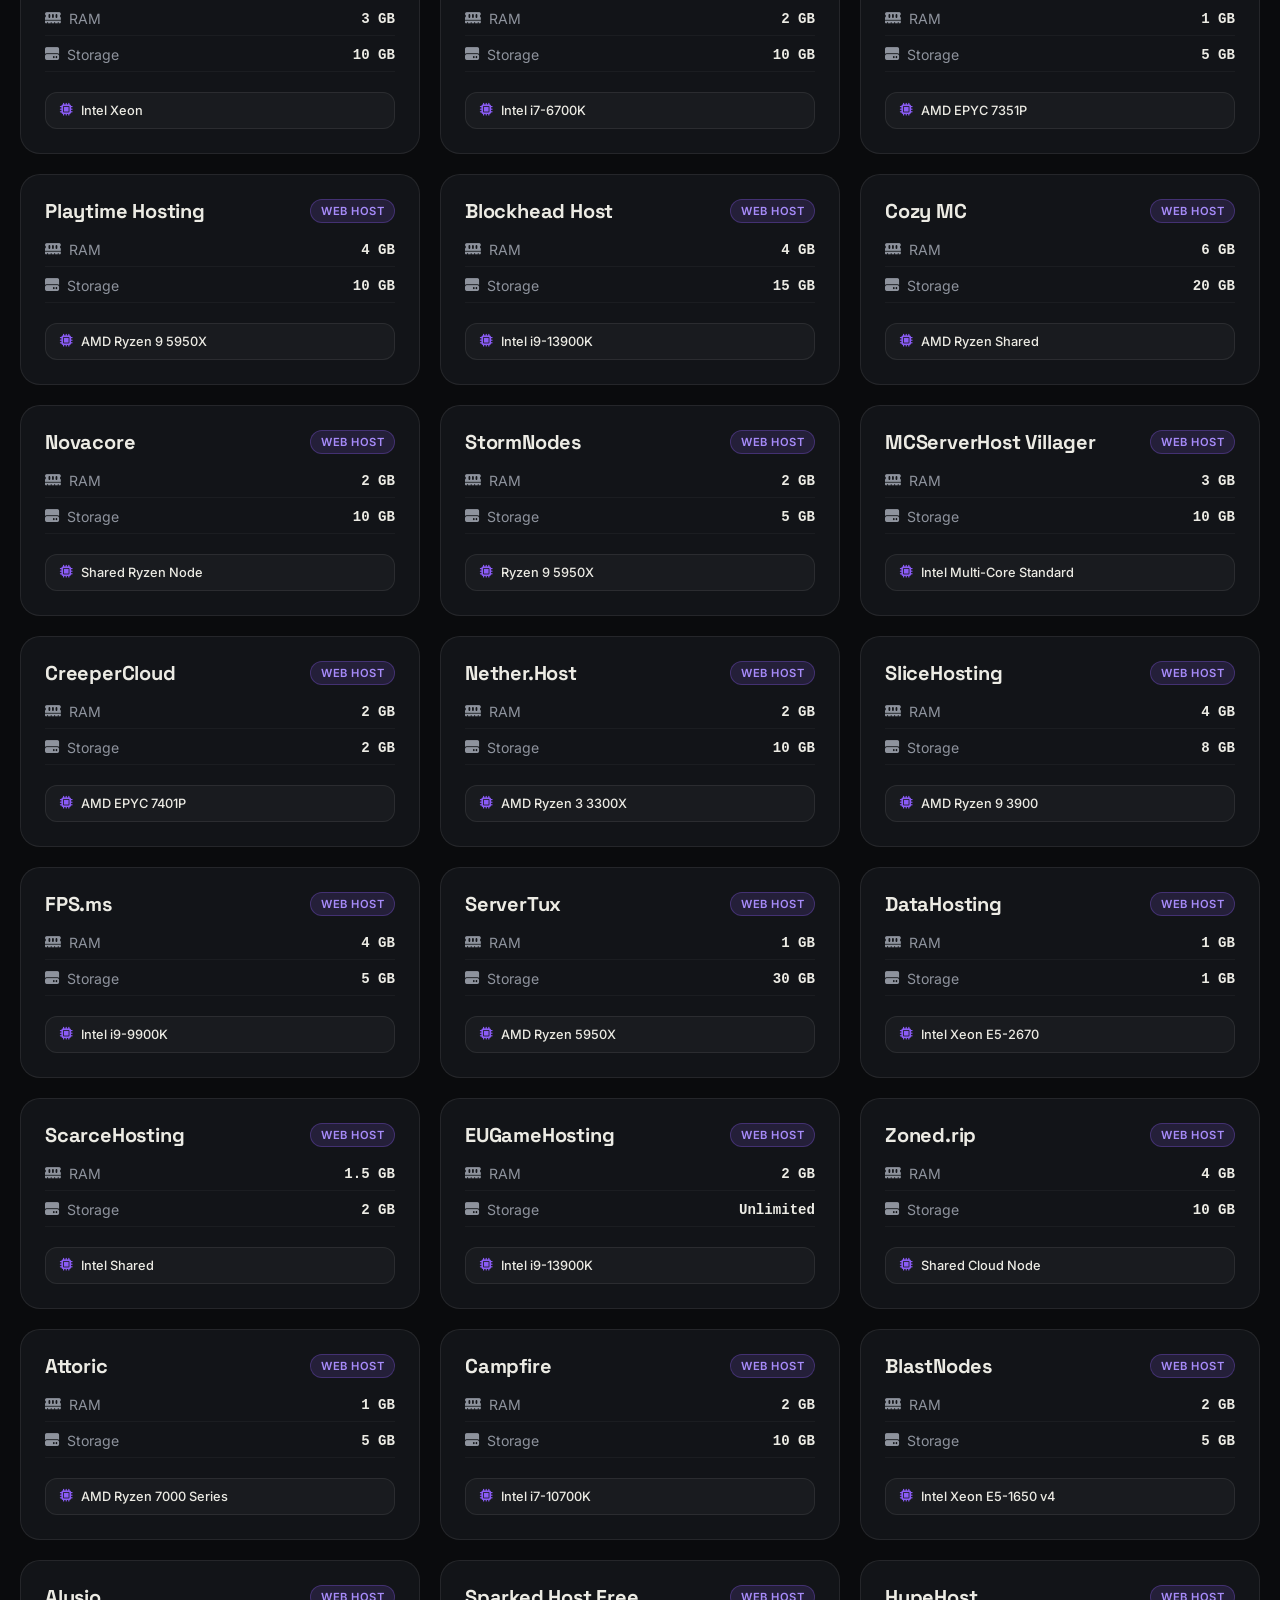
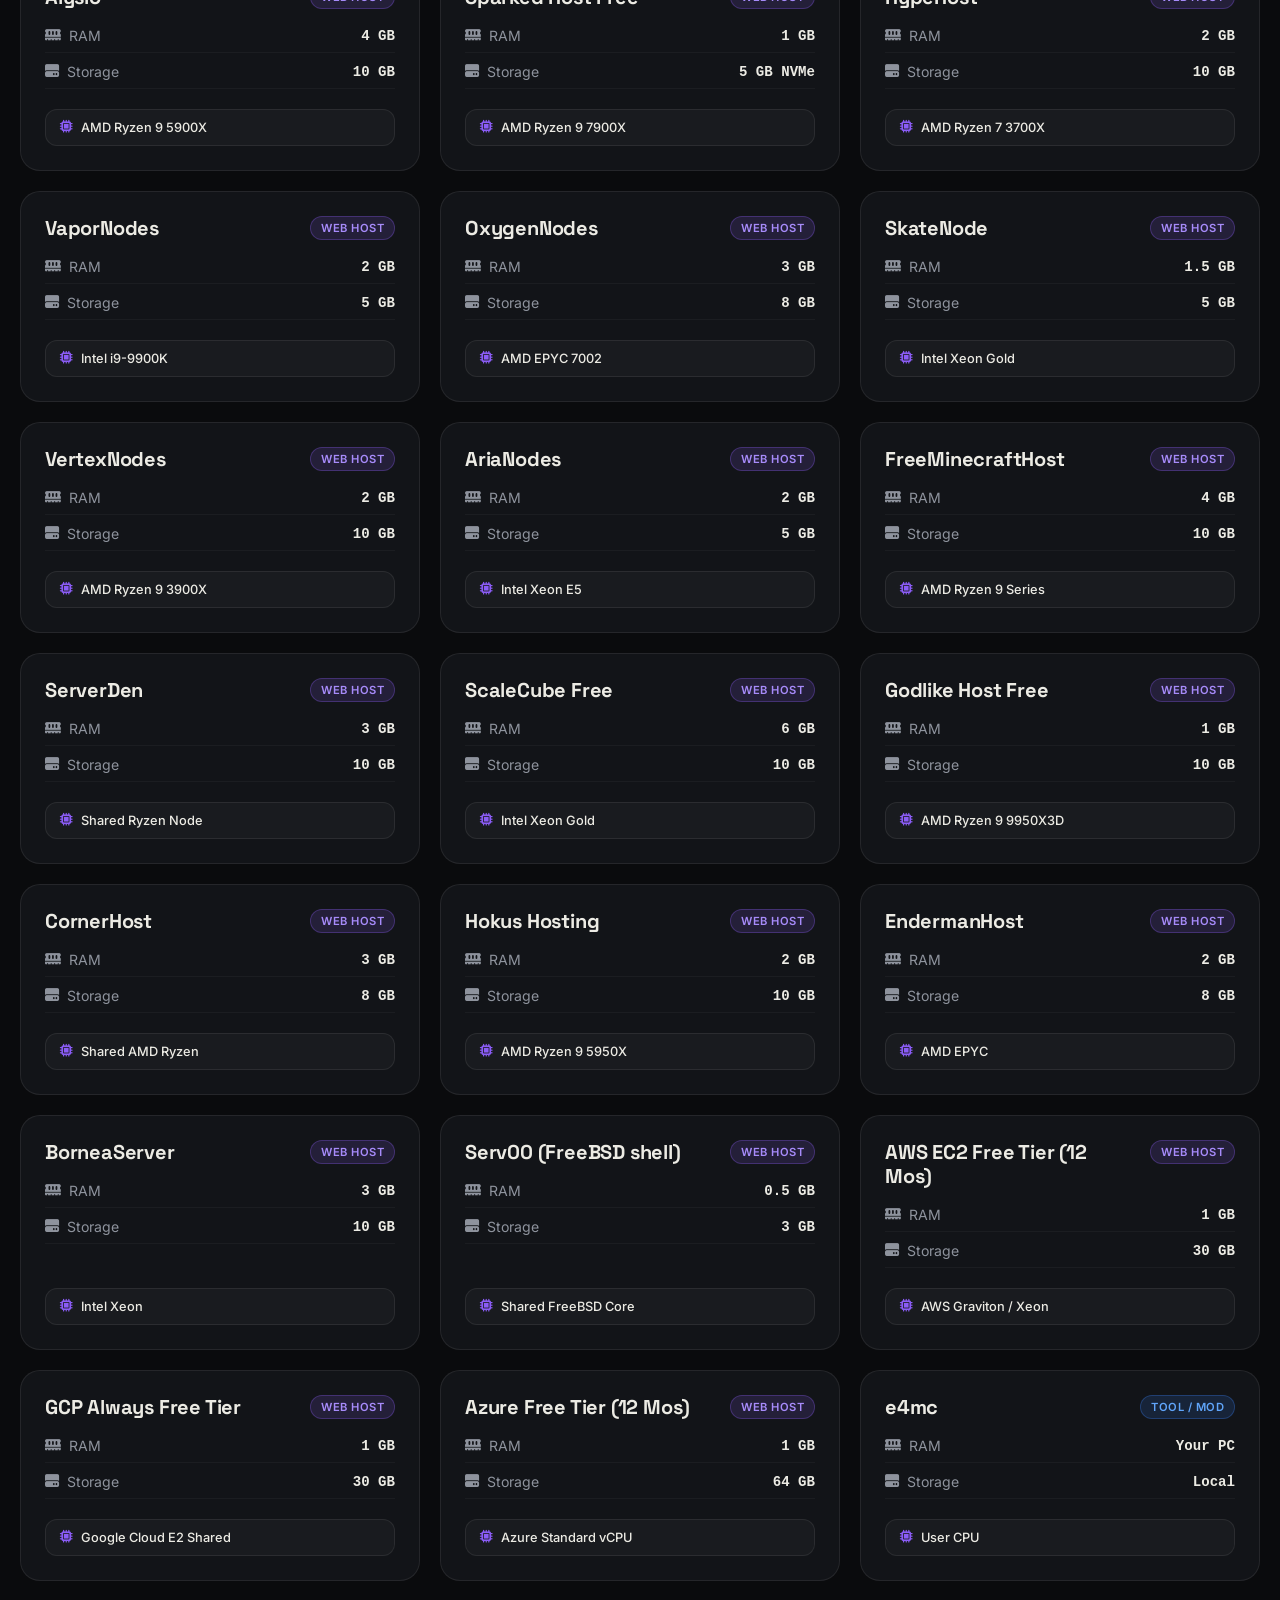
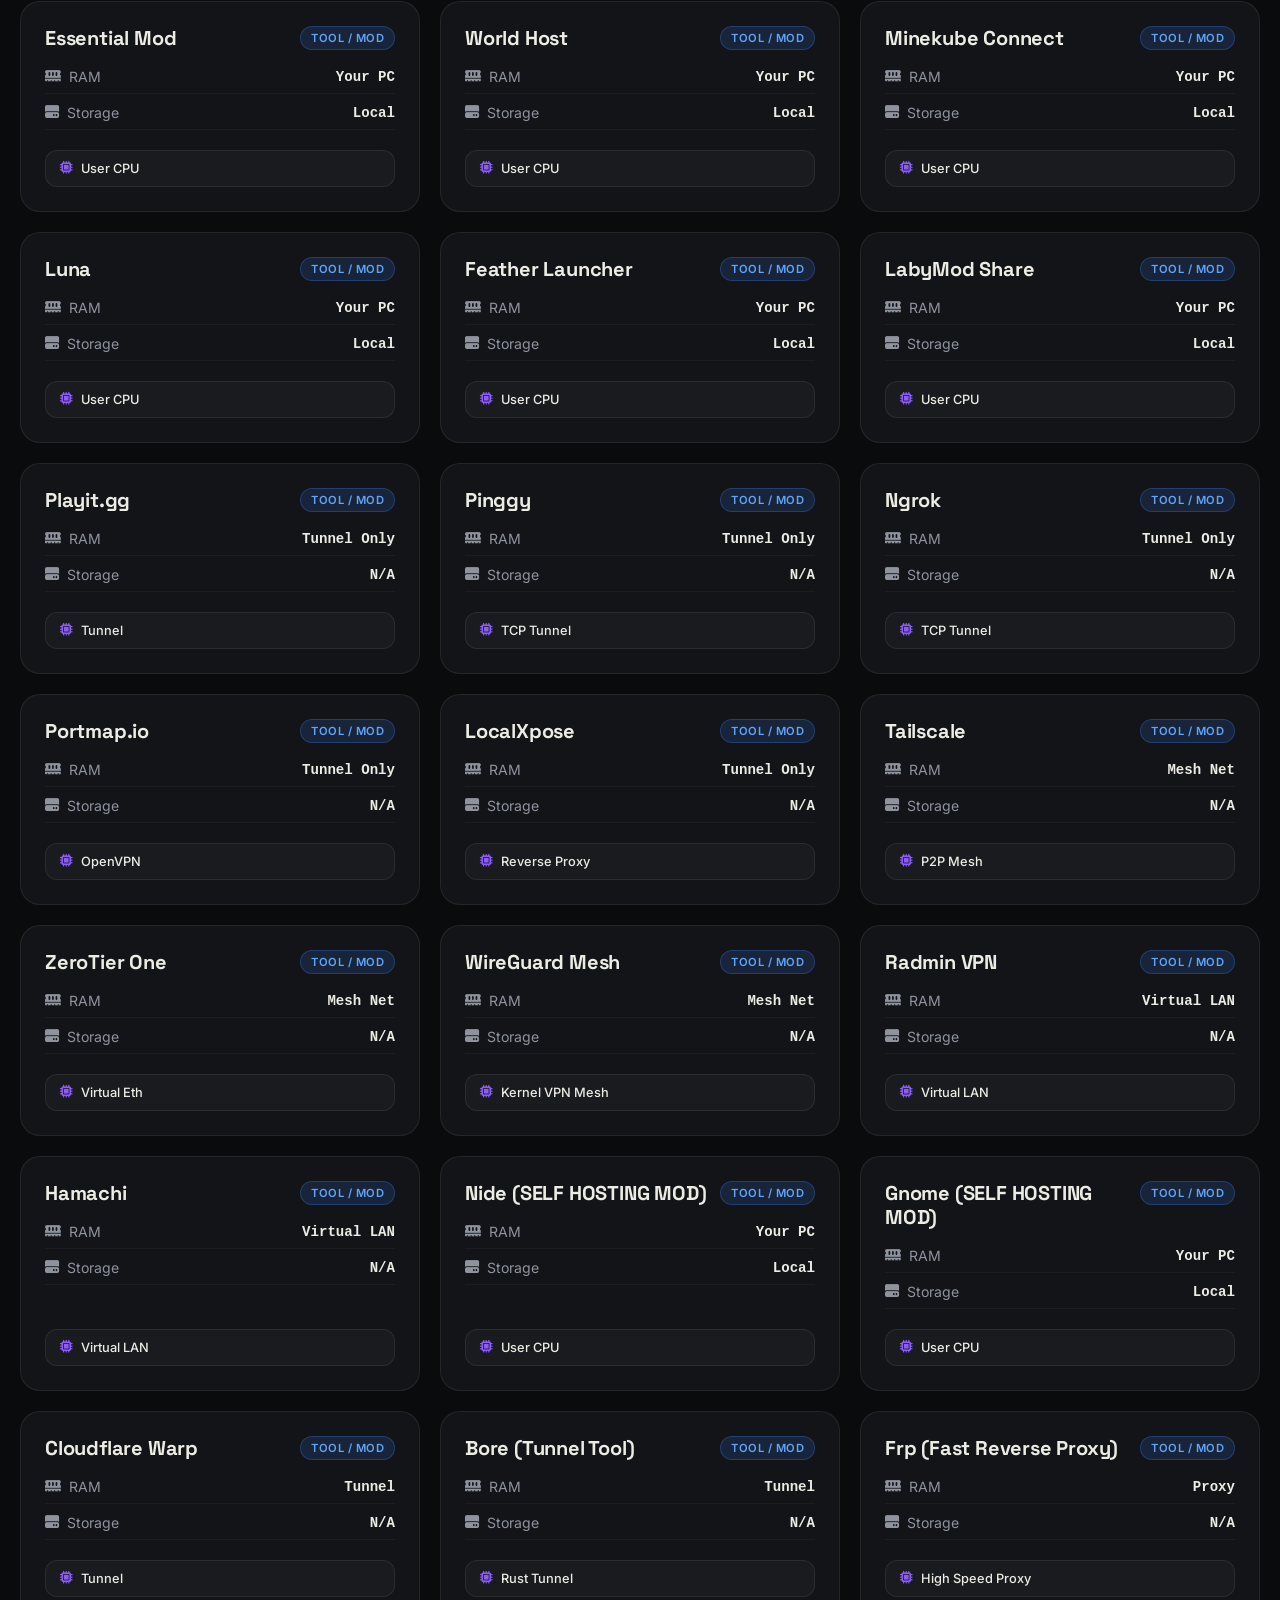
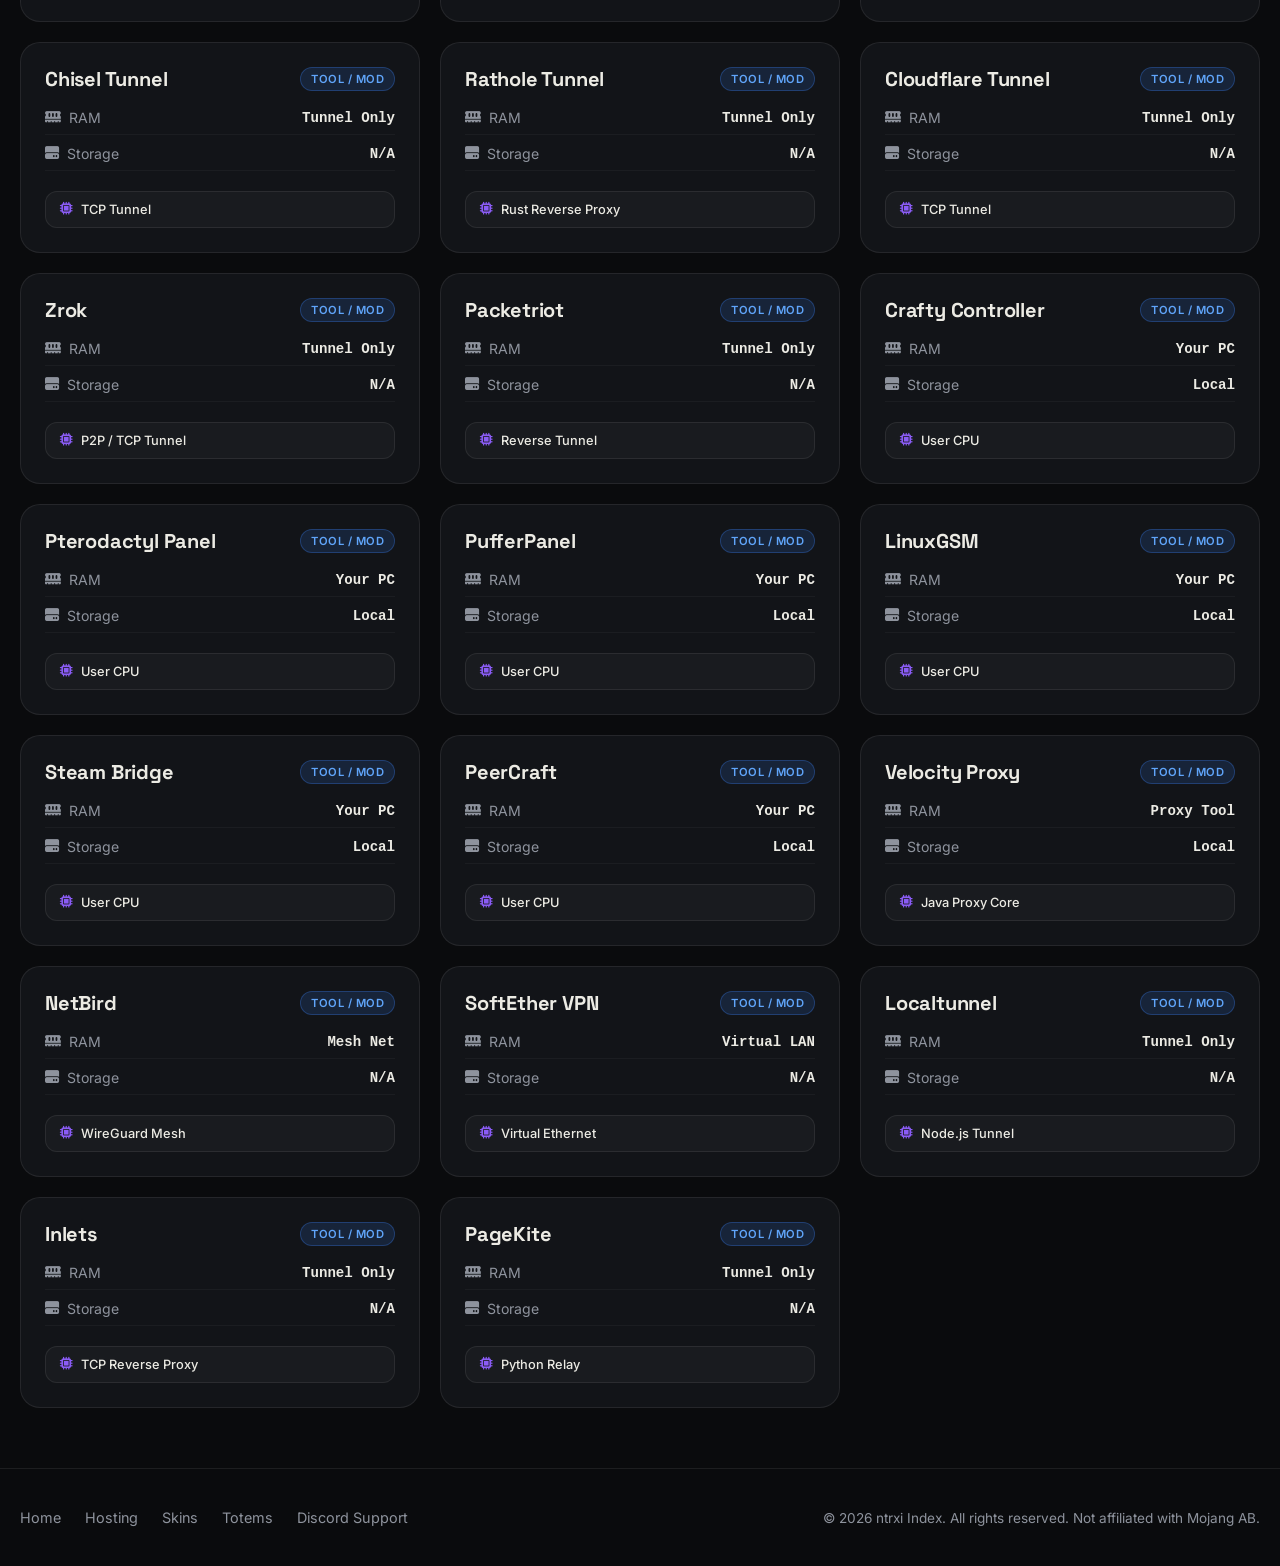
<file: minecraft/hosting.html>
<!DOCTYPE html>
<html lang="en">
<head>
    <meta charset="UTF-8">
    <meta name="viewport" content="width=device-width, initial-scale=1.0">
    <title>ntrxi - Free Minecraft Hosting Index</title>
    <!-- Fonts & Icons -->
    <link rel="preconnect" href="https://fonts.googleapis.com">
    <link rel="preconnect" href="https://fonts.gstatic.com" crossorigin>
    <link href="https://fonts.googleapis.com/css2?family=Inter:wght@300;400;500;600;700&family=Space+Grotesk:wght@500;700&display=swap" rel="stylesheet">
    <link rel="stylesheet" href="https://cdnjs.cloudflare.com/ajax/libs/font-awesome/6.4.0/css/all.min.css">
    
    <style>
        :root {
            --bg-dark: #0a0b0d;
            --surface-card: #121418;
            --surface-card-hover: #181b22;
            --border-color: rgba(255, 255, 255, 0.08);
            --border-highlight: rgba(139, 92, 246, 0.3);
            --text-main: #ecebe4;
            --text-muted: #8e939d;
            
            --accent-violet: #8b5cf6;
            --accent-indigo: #6366f1;
            --accent-pill: #ecebe4;
            --accent-pill-text: #0a0b0d;
            
            --font-display: 'Space Grotesk', -apple-system, sans-serif;
            --font-body: 'Inter', -apple-system, sans-serif;
        }

        * {
            box-sizing: border-box;
            margin: 0;
            padding: 0;
        }

        body {
            background-color: var(--bg-dark);
            color: var(--text-main);
            font-family: var(--font-body);
            min-height: 100vh;
            display: flex;
            flex-direction: column;
            overflow-x: hidden;
            -webkit-font-smoothing: antialiased;
            position: relative;
        }

        /* Ambient Lighting Background */
        body::before {
            content: '';
            position: absolute;
            top: 0;
            left: 20%;
            width: 600px;
            height: 600px;
            background: radial-gradient(circle, rgba(139, 92, 246, 0.12) 0%, rgba(0,0,0,0) 70%);
            pointer-events: none;
            z-index: 0;
        }

        /* Noise Overlay */
        .grain-overlay {
            position: fixed;
            top: 0; left: 0; right: 0; bottom: 0;
            width: 100%; height: 100%;
            pointer-events: none;
            z-index: 99;
            opacity: 0.04;
            background: url("data:image/svg+xml,%3Csvg viewBox='0 0 200 200' xmlns='http://www.w3.org/2000/svg'%3E%3Cfilter id='noiseFilter'%3E%3CfeTurbulence type='fractalNoise' baseFrequency='0.8' numOctaves='3' stitchTiles='stitch'/%3E%3C/filter%3E%3Crect width='100%25' height='100%25' filter='url(%23noiseFilter)'/%3E%3C/svg%3E");
        }

        /* --- HERO FRAME --- */
        .hero-section {
            padding: 16px;
            width: 100%;
            max-width: 1440px;
            margin: 0 auto;
            position: relative;
            z-index: 1;
        }

        .hero-card {
            position: relative;
            width: 100%;
            min-height: 380px;
            border-radius: 28px;
            overflow: hidden;
            display: flex;
            flex-direction: column;
            justify-content: space-between;
            padding: 24px 40px 40px 40px;
            border: 1px solid var(--border-color);
            background: 
                radial-gradient(circle at 80% 20%, rgba(139, 92, 246, 0.25) 0%, rgba(10, 11, 13, 0.95) 65%),
                radial-gradient(circle at 20% 80%, rgba(99, 102, 241, 0.2) 0%, rgba(10, 11, 13, 0.95) 70%),
                var(--surface-card);
            box-shadow: 0 30px 60px rgba(0, 0, 0, 0.6);
        }

        /* FLOATING NAV BAR */
        .nav-wrapper {
            width: 100%;
            display: flex;
            justify-content: center;
            z-index: 10;
        }

        .nav-pill {
            display: flex;
            align-items: center;
            gap: 28px;
            padding: 10px 32px;
            border-radius: 999px;
            background: rgba(18, 20, 24, 0.6);
            backdrop-filter: blur(16px);
            -webkit-backdrop-filter: blur(16px);
            border: 1px solid rgba(255, 255, 255, 0.12);
        }

        .nav-pill a {
            color: var(--text-main);
            text-decoration: none;
            font-size: 0.9rem;
            font-weight: 400;
            opacity: 0.8;
            transition: opacity 0.2s ease, transform 0.2s ease;
        }

        .nav-pill a:hover, .nav-pill a.active {
            opacity: 1;
            transform: translateY(-1px);
        }

        /* HERO CONTENT */
        .search-hero-content {
            max-width: 720px;
            margin: 30px auto 0;
            text-align: center;
            z-index: 5;
            width: 100%;
        }

        .brand-heading {
            font-family: var(--font-display);
            font-size: clamp(2.2rem, 5vw, 4rem);
            font-weight: 700;
            line-height: 1.1;
            letter-spacing: -0.04em;
            color: var(--text-main);
            margin-bottom: 14px;
        }

        .brand-heading span {
            color: var(--accent-violet);
            font-weight: 300;
        }

        .hero-subtext {
            color: var(--text-muted);
            font-size: 1rem;
            margin-bottom: 28px;
            font-weight: 300;
        }

        /* SEARCH BAR */
        .search-box {
            position: relative;
            width: 100%;
            max-width: 580px;
            margin: 0 auto;
        }

        .search-box input {
            width: 100%;
            padding: 16px 24px;
            padding-right: 50px;
            font-size: 0.95rem;
            font-family: var(--font-body);
            border-radius: 999px;
            border: 1px solid rgba(255, 255, 255, 0.15);
            background: rgba(18, 20, 24, 0.7);
            backdrop-filter: blur(12px);
            -webkit-backdrop-filter: blur(12px);
            color: var(--text-main);
            outline: none;
            transition: all 0.3s ease;
        }

        .search-box input:focus {
            border-color: var(--accent-violet);
            background: rgba(18, 20, 24, 0.9);
            box-shadow: 0 10px 30px rgba(139, 92, 246, 0.25);
        }

        .search-icon {
            position: absolute;
            right: 20px;
            top: 50%;
            transform: translateY(-50%);
            color: var(--text-muted);
            font-size: 0.95rem;
            pointer-events: none;
        }

        /* --- CONTROLS & FILTERS --- */
        .controls-container {
            max-width: 1280px;
            margin: 32px auto 0;
            padding: 0 20px;
            position: relative;
            z-index: 1;
        }

        .controls-card {
            background: var(--surface-card);
            border: 1px solid var(--border-color);
            border-radius: 20px;
            padding: 20px 28px;
            display: flex;
            flex-wrap: wrap;
            align-items: center;
            justify-content: space-between;
            gap: 20px;
        }

        .control-group {
            display: flex;
            align-items: center;
            gap: 12px;
            flex-wrap: wrap;
        }

        .control-label {
            font-size: 0.8rem;
            text-transform: uppercase;
            letter-spacing: 1px;
            color: var(--text-muted);
            font-weight: 600;
            margin-right: 4px;
        }

        .pill-group {
            display: flex;
            gap: 8px;
            flex-wrap: wrap;
        }

        .pill-btn {
            background: rgba(255, 255, 255, 0.04);
            border: 1px solid var(--border-color);
            color: var(--text-muted);
            padding: 8px 18px;
            border-radius: 999px;
            cursor: pointer;
            font-size: 0.85rem;
            font-family: var(--font-body);
            font-weight: 500;
            transition: all 0.2s ease;
            display: inline-flex;
            align-items: center;
            gap: 6px;
        }

        .pill-btn:hover {
            color: var(--text-main);
            border-color: rgba(255, 255, 255, 0.2);
            background: rgba(255, 255, 255, 0.08);
        }

        .pill-btn.active {
            background: var(--accent-pill);
            color: var(--accent-pill-text);
            border-color: var(--accent-pill);
            font-weight: 600;
            box-shadow: 0 4px 15px rgba(236, 235, 228, 0.2);
        }

        /* --- HOSTING GRID --- */
        .content-container {
            max-width: 1280px;
            margin: 28px auto 60px;
            padding: 0 20px;
            width: 100%;
            flex: 1;
            position: relative;
            z-index: 1;
        }

        .grid {
            display: grid;
            grid-template-columns: repeat(auto-fill, minmax(320px, 1fr));
            gap: 20px;
        }

        .host-card {
            background: var(--surface-card);
            border: 1px solid var(--border-color);
            border-radius: 20px;
            padding: 24px;
            transition: all 0.3s cubic-bezier(0.16, 1, 0.3, 1);
            position: relative;
            display: flex;
            flex-direction: column;
            justify-content: space-between;
        }

        .host-card:hover {
            border-color: var(--border-highlight);
            transform: translateY(-4px);
            background: var(--surface-card-hover);
            box-shadow: 0 20px 40px rgba(0, 0, 0, 0.4), 0 0 20px rgba(139, 92, 246, 0.15);
        }

        .card-header {
            display: flex;
            justify-content: space-between;
            align-items: flex-start;
            margin-bottom: 18px;
            gap: 12px;
        }

        .host-name {
            font-family: var(--font-display);
            font-size: 1.25rem;
            font-weight: 700;
            color: var(--text-main);
            letter-spacing: -0.01em;
            line-height: 1.2;
        }

        .type-badge {
            font-size: 0.7rem;
            font-weight: 600;
            text-transform: uppercase;
            letter-spacing: 0.5px;
            padding: 4px 10px;
            border-radius: 999px;
            white-space: nowrap;
        }

        .badge-web {
            background: rgba(139, 92, 246, 0.15);
            color: #a78bfa;
            border: 1px solid rgba(139, 92, 246, 0.3);
        }

        .badge-self {
            background: rgba(59, 130, 246, 0.15);
            color: #60a5fa;
            border: 1px solid rgba(59, 130, 246, 0.3);
        }

        .specs-list {
            display: flex;
            flex-direction: column;
            gap: 10px;
            margin-bottom: 20px;
        }

        .spec-item {
            display: flex;
            justify-content: space-between;
            align-items: center;
            font-size: 0.88rem;
            padding-bottom: 8px;
            border-bottom: 1px solid rgba(255, 255, 255, 0.04);
        }

        .spec-label {
            color: var(--text-muted);
            display: flex;
            align-items: center;
            gap: 8px;
        }

        .spec-value {
            font-weight: 600;
            font-family: monospace;
            color: var(--text-main);
        }

        .cpu-box {
            background: rgba(255, 255, 255, 0.03);
            border: 1px solid var(--border-color);
            border-radius: 12px;
            padding: 10px 14px;
            font-size: 0.8rem;
            color: var(--text-muted);
            display: flex;
            align-items: center;
            gap: 8px;
        }

        .cpu-box i {
            color: var(--accent-violet);
        }

        .cpu-text {
            color: var(--text-main);
            font-weight: 500;
            white-space: nowrap;
            overflow: hidden;
            text-overflow: ellipsis;
        }

        .empty-state {
            grid-column: 1 / -1;
            text-align: center;
            padding: 60px 20px;
            color: var(--text-muted);
            font-size: 1rem;
        }

        /* --- FOOTER --- */
        footer {
            border-top: 1px solid var(--border-color);
            padding: 40px 20px;
            background: var(--bg-dark);
            margin-top: auto;
            position: relative;
            z-index: 1;
        }

        .footer-inner {
            max-width: 1280px;
            margin: 0 auto;
            display: flex;
            justify-content: space-between;
            align-items: center;
            flex-wrap: wrap;
            gap: 20px;
        }

        .footer-links {
            display: flex;
            gap: 24px;
        }

        .footer-links a {
            color: var(--text-muted);
            text-decoration: none;
            font-size: 0.9rem;
            transition: color 0.2s ease;
        }

        .footer-links a:hover {
            color: var(--text-main);
        }

        .copyright {
            color: var(--text-muted);
            font-size: 0.85rem;
        }

        /* RESPONSIVE DESIGN */
        @media (max-width: 850px) {
            .hero-card {
                padding: 20px 20px 32px 20px;
            }
            .controls-card {
                flex-direction: column;
                align-items: stretch;
            }
            .control-group {
                flex-direction: column;
                align-items: flex-start;
            }
            .nav-pill {
                gap: 16px;
                padding: 8px 20px;
                font-size: 0.85rem;
            }
        }
    </style>
</head>
<body>

    <div class="grain-overlay"></div>

    <!-- HERO SECTION -->
    <header class="hero-section">
        <div class="hero-card">
            
            <!-- Floating Navigation Bar -->
            <div class="nav-wrapper">
                <nav class="nav-pill">
                    <a href="https://anormendonca.github.io/x/minecraft.html">Home</a>
                    <a href="https://anormendonca.github.io/x/minecraft/hosting.html" class="active">Hosting</a>
                    <a href="https://anormendonca.github.io/x/minecraft/mcskin.html">Skins</a>
                    <a href="https://anormendonca.github.io/x/minecraft/mctotem.html">Totems</a>
                    <a href="https://discord.com/invite/b67X2Gdkw7/" target="_blank">Support</a>
                </nav>
            </div>

            <!-- Search Hero Content -->
            <div class="search-hero-content">
                <h1 class="brand-heading">Hosting Index<span>*</span></h1>
                <p class="hero-subtext">Compare free Minecraft server hosts, cloud VMs, reverse proxies, and self-hosting tools.</p>
                
                <div class="search-box">
                    <input type="text" id="searchInput" placeholder="Search hosts, CPUs, or tunneling tools..." oninput="handleSearch()">
                    <i class="fas fa-search search-icon"></i>
                </div>
            </div>

        </div>
    </header>

    <!-- CONTROLS & FILTERS -->
    <section class="controls-container">
        <div class="controls-card">
            
            <div class="control-group">
                <span class="control-label"><i class="fas fa-filter"></i> Category</span>
                <div class="pill-group" id="categoryGroup">
                    <button class="pill-btn active" onclick="filterType('all', this)">All Types</button>
                    <button class="pill-btn" onclick="filterType('web', this)">Web Hosting</button>
                    <button class="pill-btn" onclick="filterType('self', this)">Self-Hosting & Tools</button>
                </div>
            </div>

            <div class="control-group">
                <span class="control-label"><i class="fas fa-sort"></i> Sort By</span>
                <div class="pill-group" id="sortGroup">
                    <button class="pill-btn active" onclick="sortData('default', this)">Default</button>
                    <button class="pill-btn" onclick="sortData('ram-desc', this)">RAM (High → Low)</button>
                    <button class="pill-btn" onclick="sortData('ram-asc', this)">RAM (Low → High)</button>
                    <button class="pill-btn" onclick="sortData('name', this)">Name (A → Z)</button>
                </div>
            </div>

        </div>
    </section>

    <!-- MAIN HOST LIST -->
    <main class="content-container">
        <div id="host-list" class="grid"></div>
    </main>

    <!-- FOOTER -->
    <footer>
        <div class="footer-inner">
            <div class="footer-links">
                <a href="https://anormendonca.github.io/x/minecraft.html">Home</a>
                <a href="https://anormendonca.github.io/x/minecraft/hosting.html">Hosting</a>
                <a href="https://anormendonca.github.io/x/minecraft/mcskin.html">Skins</a>
                <a href="https://anormendonca.github.io/x/minecraft/mctotem.html">Totems</a>
                <a href="https://discord.com/invite/b67X2Gdkw7/" target="_blank">Discord Support</a>
            </div>
            <div class="copyright">
                &copy; 2026 ntrxi Index. All rights reserved. Not affiliated with Mojang AB.
            </div>
        </div>
    </footer>

    <!-- SCRIPT DATA & RENDERER -->
    <script>
    // --- MASTER HOSTING LIST ---
    const masterList = [
        // --- WEB HOSTING (Category: web) --- 
        { name: "FalixNodes", ram: 4.0, storage: "10 GB", cpu: "AMD Ryzen 9 9950X3D", power: 5, type: "web" },
        { name: "Tick Hosting", ram: 8.0, storage: "15 GB", cpu: "AMD EPYC 4585PX", power: 5, type: "web" },
        { name: "MagmaNode", ram: 2.5, storage: "5 GB", cpu: "AMD Ryzen 9 7950X3D", power: 5, type: "web" },
        { name: "MineStrator", ram: 4.0, storage: "8 GB", cpu: "Intel Xeon Gold 6230R", power: 5, type: "web" },
        { name: "Freezehost", ram: 2.0, storage: "10 GB", cpu: "Intel Xeon E5-2673 v3", power: 2, type: "web", displayRam: "2+ GB" },
        { name: "MCServerHost", ram: 4.0, storage: "10 GB", cpu: "AMD Ryzen 9 7950X3D", power: 5, type: "web" },
        { name: "FreeGameHost", ram: 4.0, storage: "6 GB", cpu: "Xeon Gold 6148 / Epyc 7351P", power: 3, type: "web" },
        { name: "Zampto", ram: 8.0, storage: "10 GB", cpu: "Intel Xeon E5-2680 v4", power: 3, type: "web" },
        { name: "Play Hosting", ram: 3.0, storage: "10 GB", cpu: "AMD Ryzen 7800X3D", power: 5, type: "web" },
        { name: "CloudCode", ram: 6.0, storage: "20 GB", cpu: "AMD Ryzen 9 7900X", power: 4, type: "web" },
        { name: "Oracle Cloud ARM", ram: 24.0, storage: "200 GB", cpu: "ARM Ampere A1 (4 Core)", power: 5, type: "web" },
        { name: "Oracle Cloud AMD", ram: 1.0, storage: "50 GB", cpu: "AMD EPYC 7551", power: 3, type: "web" },
        { name: "Github Codespaces", ram: 16.0, storage: "32 GB", cpu: "Azure Standard VM", power: 3, type: "web" },
        { name: "Google Colab", ram: 12.0, storage: "100 GB", cpu: "Google Cloud E2", power: 3, type: "web" },
        { name: "OuiHeberg", ram: 8.0, storage: "2 GB", cpu: "Intel Xeon Gold 6148", power: 4, type: "web" },
        { name: "MooNodes", ram: 6.0, storage: "30 GB", cpu: "AMD Ryzen Shared", power: 3, type: "web" },
        { name: "Eternal Zero", ram: 6.0, storage: "20 GB", cpu: "AMD Ryzen 9 Series", power: 4, type: "web" },
        { name: "PowerupStack", ram: 3.0, storage: "4 GB", cpu: "Shared 2 vCPU", power: 3, type: "web" },
        { name: "Aternos", ram: 2.6, storage: "4 GB", cpu: "Shared Cloud CPU", power: 1, type: "web" },
        { name: "Minefort", ram: 2.0, storage: "Unlimited", cpu: "Shared Intel Xeon", power: 1, type: "web" },
        { name: "FreeMcServer.net", ram: 1.7, storage: "10 GB", cpu: "AMD Ryzen 7 PRO 8700GE", power: 3, type: "web" },
        { name: "Minehut", ram: 1.0, storage: "Unlimited", cpu: "AMD EPYC 7443P", power: 2, type: "web" },
        { name: "Hosting Mit Herz", ram: 4.0, storage: "30 GB", cpu: "Intel Xeon Gold", power: 2, type: "web" },
        { name: "Seedloaf", ram: 4.0, storage: "8 GB", cpu: "AMD Ryzen 9 5950X", power: 4, type: "web" },
        { name: "VibeGames", ram: 4.0, storage: "20 GB", cpu: "AMD Ryzen 9 7900", power: 4, type: "web" },
        { name: "HidenCloud", ram: 3.0, storage: "15 GB", cpu: "Ampere Altra ARM64", power: 3, type: "web" },
        { name: "GratisServer.nu", ram: 1.5, storage: "5 GB", cpu: "AMD Ryzen 9 7950X3D", power: 5, type: "web" },
        { name: "MineKeep", ram: 2.0, storage: "10 GB", cpu: "Shared Cloud VM", power: 2, type: "web" },
        { name: "AxentHost", ram: 2.0, storage: "5 GB", cpu: "DDR5 Shared Node", power: 2, type: "web" },
        { name: "BBN Hosting", ram: 2.0, storage: "2.5 GB", cpu: "Ryzen 9 7945HX", power: 4, type: "web" },
        { name: "SneakyHub", ram: 2.0, storage: "10 GB", cpu: "AMD Ryzen 9 5950X", power: 4, type: "web" },
        { name: "Optiklink", ram: 1.0, storage: "4 GB", cpu: "Intel i9-12900K", power: 4, type: "web" },
        { name: "Host2Play", ram: 3.0, storage: "2 GB", cpu: "Intel Core i9", power: 3, type: "web" },
        { name: "Galactiq", ram: 3.0, storage: "10 GB", cpu: "Intel Xeon", power: 1, type: "web" },
        { name: "LokaHosting", ram: 2.0, storage: "10 GB", cpu: "Intel i7-6700K", power: 2, type: "web" },
        { name: "Server.pro", ram: 1.0, storage: "5 GB", cpu: "AMD EPYC 7351P", power: 2, type: "web" },
        { name: "Playtime Hosting", ram: 4.0, storage: "10 GB", cpu: "AMD Ryzen 9 5950X", power: 4, type: "web" },
        { name: "Blockhead Host", ram: 4.0, storage: "15 GB", cpu: "Intel i9-13900K", power: 5, type: "web" },
        { name: "Cozy MC", ram: 6.0, storage: "20 GB", cpu: "AMD Ryzen Shared", power: 3, type: "web" },
        { name: "Novacore", ram: 2.0, storage: "10 GB", cpu: "Shared Ryzen Node", power: 3, type: "web" },
        { name: "StormNodes", ram: 2.0, storage: "5 GB", cpu: "Ryzen 9 5950X", power: 4, type: "web" },
        { name: "MCServerHost Villager", ram: 3.0, storage: "10 GB", cpu: "Intel Multi-Core Standard", power: 2, type: "web" },
        { name: "CreeperCloud", ram: 2.0, storage: "2 GB", cpu: "AMD EPYC 7401P", power: 2, type: "web" },
        { name: "Nether.Host", ram: 2.0, storage: "10 GB", cpu: "AMD Ryzen 3 3300X", power: 2, type: "web" },
        { name: "SliceHosting", ram: 4.0, storage: "8 GB", cpu: "AMD Ryzen 9 3900", power: 4, type: "web" },
        { name: "FPS.ms", ram: 4.0, storage: "5 GB", cpu: "Intel i9-9900K", power: 4, type: "web" },
        { name: "ServerTux", ram: 1.0, storage: "30 GB", cpu: "AMD Ryzen 5950X", power: 4, type: "web" },
        { name: "DataHosting", ram: 1.0, storage: "1 GB", cpu: "Intel Xeon E5-2670", power: 1, type: "web" },
        { name: "ScarceHosting", ram: 1.5, storage: "2 GB", cpu: "Intel Shared", power: 1, type: "web" },
        { name: "EUGameHosting", ram: 2.0, storage: "Unlimited", cpu: "Intel i9-13900K", power: 5, type: "web" },
        { name: "Zoned.rip", ram: 4.0, storage: "10 GB", cpu: "Shared Cloud Node", power: 3, type: "web" },
        { name: "Attoric", ram: 1.0, storage: "5 GB", cpu: "AMD Ryzen 7000 Series", power: 4, type: "web" },
        { name: "Campfire", ram: 2.0, storage: "10 GB", cpu: "Intel i7-10700K", power: 3, type: "web" },
        { name: "BlastNodes", ram: 2.0, storage: "5 GB", cpu: "Intel Xeon E5-1650 v4", power: 2, type: "web" },
        { name: "Alysio", ram: 4.0, storage: "10 GB", cpu: "AMD Ryzen 9 5900X", power: 4, type: "web" },
        { name: "Sparked Host Free", ram: 1.0, storage: "5 GB NVMe", cpu: "AMD Ryzen 9 7900X", power: 4, type: "web" },
        { name: "HypeHost", ram: 2.0, storage: "10 GB", cpu: "AMD Ryzen 7 3700X", power: 3, type: "web" },
        { name: "VaporNodes", ram: 2.0, storage: "5 GB", cpu: "Intel i9-9900K", power: 4, type: "web" },
        { name: "OxygenNodes", ram: 3.0, storage: "8 GB", cpu: "AMD EPYC 7002", power: 3, type: "web" },
        { name: "SkateNode", ram: 1.5, storage: "5 GB", cpu: "Intel Xeon Gold", power: 2, type: "web" },
        { name: "VertexNodes", ram: 2.0, storage: "10 GB", cpu: "AMD Ryzen 9 3900X", power: 4, type: "web" },
        { name: "AriaNodes", ram: 2.0, storage: "5 GB", cpu: "Intel Xeon E5", power: 1, type: "web" },
        { name: "FreeMinecraftHost", ram: 4.0, storage: "10 GB", cpu: "AMD Ryzen 9 Series", power: 4, type: "web" },
        { name: "ServerDen", ram: 3.0, storage: "10 GB", cpu: "Shared Ryzen Node", power: 3, type: "web" },
        { name: "ScaleCube Free", ram: 6.0, storage: "10 GB", cpu: "Intel Xeon Gold", power: 3, type: "web" },
        { name: "Godlike Host Free", ram: 1.0, storage: "10 GB", cpu: "AMD Ryzen 9 9950X3D", power: 4, type: "web" },
        { name: "CornerHost", ram: 3.0, storage: "8 GB", cpu: "Shared AMD Ryzen", power: 3, type: "web" },
        { name: "Hokus Hosting", ram: 2.0, storage: "10 GB", cpu: "AMD Ryzen 9 5950X", power: 4, type: "web" },
        { name: "EndermanHost", ram: 2.0, storage: "8 GB", cpu: "AMD EPYC", power: 3, type: "web" },
        { name: "BorneaServer", ram: 3.0, storage: "10 GB", cpu: "Intel Xeon", power: 3, type: "web" },
        { name: "Serv00 (FreeBSD shell)", ram: 0.5, storage: "3 GB", cpu: "Shared FreeBSD Core", power: 2, type: "web" },
        { name: "AWS EC2 Free Tier (12 Mos)", ram: 1.0, storage: "30 GB", cpu: "AWS Graviton / Xeon", power: 3, type: "web" },
        { name: "GCP Always Free Tier", ram: 1.0, storage: "30 GB", cpu: "Google Cloud E2 Shared", power: 2, type: "web" },
        { name: "Azure Free Tier (12 Mos)", ram: 1.0, storage: "64 GB", cpu: "Azure Standard vCPU", power: 2, type: "web" },
        
        // --- SELF-HOSTING & TOOLS (Category: self) ---
        { name: "e4mc", ram: 999, storage: "Local", cpu: "User CPU", power: 5, type: "self", displayRam: "Your PC" },
        { name: "Essential Mod", ram: 999, storage: "Local", cpu: "User CPU", power: 5, type: "self", displayRam: "Your PC" },
        { name: "World Host", ram: 999, storage: "Local", cpu: "User CPU", power: 4, type: "self", displayRam: "Your PC" },
        { name: "Minekube Connect", ram: 999, storage: "Local", cpu: "User CPU", power: 5, type: "self", displayRam: "Your PC" },
        { name: "Luna", ram: 999, storage: "Local", cpu: "User CPU", power: 3, type: "self", displayRam: "Your PC" },
        { name: "Feather Launcher", ram: 999, storage: "Local", cpu: "User CPU", power: 4, type: "self", displayRam: "Your PC" },
        { name: "LabyMod Share", ram: 999, storage: "Local", cpu: "User CPU", power: 3, type: "self", displayRam: "Your PC" },
        { name: "Playit.gg", ram: 0.1, storage: "N/A", cpu: "Tunnel", power: 5, type: "self", displayRam: "Tunnel Only" },
        { name: "Pinggy", ram: 0.1, storage: "N/A", cpu: "TCP Tunnel", power: 4, type: "self", displayRam: "Tunnel Only" },
        { name: "Ngrok", ram: 0.1, storage: "N/A", cpu: "TCP Tunnel", power: 4, type: "self", displayRam: "Tunnel Only" },
        { name: "Portmap.io", ram: 0.1, storage: "N/A", cpu: "OpenVPN", power: 3, type: "self", displayRam: "Tunnel Only" },
        { name: "LocalXpose", ram: 0.1, storage: "N/A", cpu: "Reverse Proxy", power: 4, type: "self", displayRam: "Tunnel Only" },
        { name: "Tailscale", ram: 0.2, storage: "N/A", cpu: "P2P Mesh", power: 5, type: "self", displayRam: "Mesh Net" },
        { name: "ZeroTier One", ram: 0.2, storage: "N/A", cpu: "Virtual Eth", power: 5, type: "self", displayRam: "Mesh Net" },
        { name: "WireGuard Mesh", ram: 0.2, storage: "N/A", cpu: "Kernel VPN Mesh", power: 5, type: "self", displayRam: "Mesh Net" },
        { name: "Radmin VPN", ram: 0.3, storage: "N/A", cpu: "Virtual LAN", power: 4, type: "self", displayRam: "Virtual LAN" },
        { name: "Hamachi", ram: 0.3, storage: "N/A", cpu: "Virtual LAN", power: 2, type: "self", displayRam: "Virtual LAN" },
        { name: "Nide (SELF HOSTING MOD)", ram: 999, storage: "Local", cpu: "User CPU", power: 4, type: "self", displayRam: "Your PC" },
        { name: "Gnome (SELF HOSTING MOD)", ram: 999, storage: "Local", cpu: "User CPU", power: 4, type: "self", displayRam: "Your PC" },
        { name: "Cloudflare Warp", ram: 0.1, storage: "N/A", cpu: "Tunnel", power: 5, type: "self", displayRam: "Tunnel" },
        { name: "Bore (Tunnel Tool)", ram: 0.1, storage: "N/A", cpu: "Rust Tunnel", power: 5, type: "self", displayRam: "Tunnel" },
        { name: "Frp (Fast Reverse Proxy)", ram: 0.2, storage: "N/A", cpu: "High Speed Proxy", power: 5, type: "self", displayRam: "Proxy" },
        { name: "Chisel Tunnel", ram: 0.1, storage: "N/A", cpu: "TCP Tunnel", power: 4, type: "self", displayRam: "Tunnel Only" },
        { name: "Rathole Tunnel", ram: 0.1, storage: "N/A", cpu: "Rust Reverse Proxy", power: 5, type: "self", displayRam: "Tunnel Only" },
        { name: "Cloudflare Tunnel", ram: 0.1, storage: "N/A", cpu: "TCP Tunnel", power: 5, type: "self", displayRam: "Tunnel Only" },
        { name: "Zrok", ram: 0.1, storage: "N/A", cpu: "P2P / TCP Tunnel", power: 4, type: "self", displayRam: "Tunnel Only" },
        { name: "Packetriot", ram: 0.1, storage: "N/A", cpu: "Reverse Tunnel", power: 4, type: "self", displayRam: "Tunnel Only" },
        { name: "Crafty Controller", ram: 999, storage: "Local", cpu: "User CPU", power: 5, type: "self", displayRam: "Your PC" },
        { name: "Pterodactyl Panel", ram: 999, storage: "Local", cpu: "User CPU", power: 5, type: "self", displayRam: "Your PC" },
        { name: "PufferPanel", ram: 999, storage: "Local", cpu: "User CPU", power: 4, type: "self", displayRam: "Your PC" },
        { name: "LinuxGSM", ram: 999, storage: "Local", cpu: "User CPU", power: 4, type: "self", displayRam: "Your PC" },
        { name: "Steam Bridge", ram: 999, storage: "Local", cpu: "User CPU", power: 5, type: "self", displayRam: "Your PC" },
        { name: "PeerCraft", ram: 999, storage: "Local", cpu: "User CPU", power: 4, type: "self", displayRam: "Your PC" },
        { name: "Velocity Proxy", ram: 0.5, storage: "Local", cpu: "Java Proxy Core", power: 5, type: "self", displayRam: "Proxy Tool" },
        { name: "NetBird", ram: 0.2, storage: "N/A", cpu: "WireGuard Mesh", power: 5, type: "self", displayRam: "Mesh Net" },
        { name: "SoftEther VPN", ram: 0.3, storage: "N/A", cpu: "Virtual Ethernet", power: 4, type: "self", displayRam: "Virtual LAN" },
        { name: "Localtunnel", ram: 0.1, storage: "N/A", cpu: "Node.js Tunnel", power: 3, type: "self", displayRam: "Tunnel Only" },
        { name: "Inlets", ram: 0.1, storage: "N/A", cpu: "TCP Reverse Proxy", power: 4, type: "self", displayRam: "Tunnel Only" },
        { name: "PageKite", ram: 0.1, storage: "N/A", cpu: "Python Relay", power: 3, type: "self", displayRam: "Tunnel Only" }
    ];

    let currentFilter = 'all';
    let currentSort = 'default';
    let searchQuery = '';

    function render() {
        const listContainer = document.getElementById("host-list");
        
        // 1. Filter by category & search query
        let filtered = masterList.filter(item => {
            const matchesType = currentFilter === 'all' || item.type === currentFilter;
            const matchesSearch = item.name.toLowerCase().includes(searchQuery) || 
                                  item.cpu.toLowerCase().includes(searchQuery) ||
                                  (item.displayRam && item.displayRam.toLowerCase().includes(searchQuery));
            return matchesType && matchesSearch;
        });

        // 2. Sort data
        if (currentSort === 'ram-desc') {
            filtered.sort((a, b) => b.ram - a.ram);
        } else if (currentSort === 'ram-asc') {
            filtered.sort((a, b) => a.ram - b.ram);
        } else if (currentSort === 'name') {
            filtered.sort((a, b) => a.name.localeCompare(b.name));
        }

        // 3. Handle Empty
        if (filtered.length === 0) {
            listContainer.innerHTML = '<div class="empty-state"><i class="fas fa-search" style="font-size: 2rem; margin-bottom: 12px;"></i><p>No hosting services match your search criteria.</p></div>';
            return;
        }

        // 4. Render Grid Cards
        listContainer.innerHTML = filtered.map(item => `
            <div class="host-card">
                <div>
                    <div class="card-header">
                        <h3 class="host-name">${item.name}</h3>
                        <span class="type-badge ${item.type === 'web' ? 'badge-web' : 'badge-self'}">
                            ${item.type === 'web' ? 'Web Host' : 'Tool / Mod'}
                        </span>
                    </div>

                    <div class="specs-list">
                        <div class="spec-item">
                            <span class="spec-label"><i class="fas fa-memory"></i> RAM</span>
                            <span class="spec-value">${item.displayRam ? item.displayRam : item.ram + ' GB'}</span>
                        </div>
                        <div class="spec-item">
                            <span class="spec-label"><i class="fas fa-hdd"></i> Storage</span>
                            <span class="spec-value">${item.storage}</span>
                        </div>
                    </div>
                </div>

                <div class="cpu-box">
                    <i class="fas fa-microchip"></i>
                    <span class="cpu-text" title="${item.cpu}">${item.cpu}</span>
                </div>
            </div>
        `).join('');
    }

    function filterType(type, btnElement) {
        currentFilter = type;
        document.querySelectorAll('#categoryGroup .pill-btn').forEach(btn => btn.classList.remove('active'));
        btnElement.classList.add('active');
        render();
    }

    function sortData(criteria, btnElement) {
        currentSort = criteria;
        document.querySelectorAll('#sortGroup .pill-btn').forEach(btn => btn.classList.remove('active'));
        btnElement.classList.add('active');
        render();
    }

    function handleSearch() {
        searchQuery = document.getElementById('searchInput').value.trim().toLowerCase();
        render();
    }

    window.onload = () => render();
    </script>

</body>
</html>
</file>
